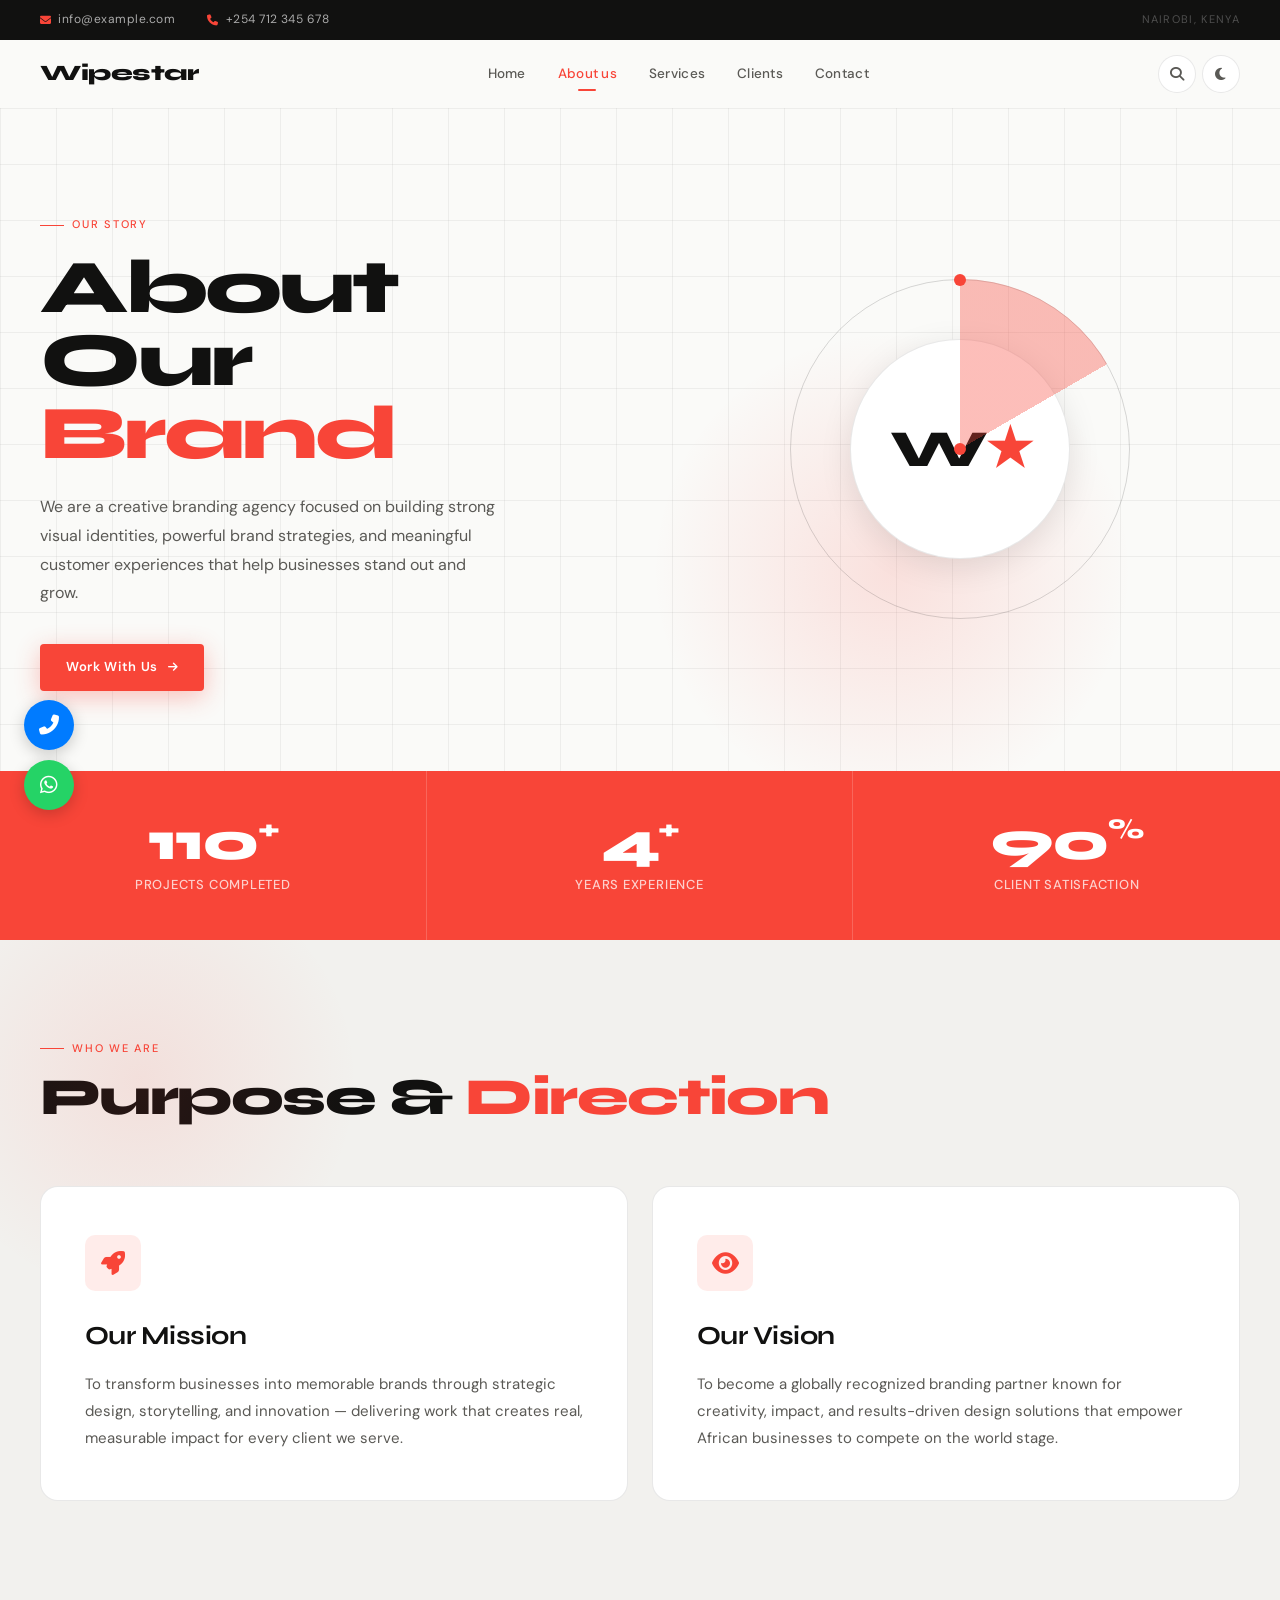
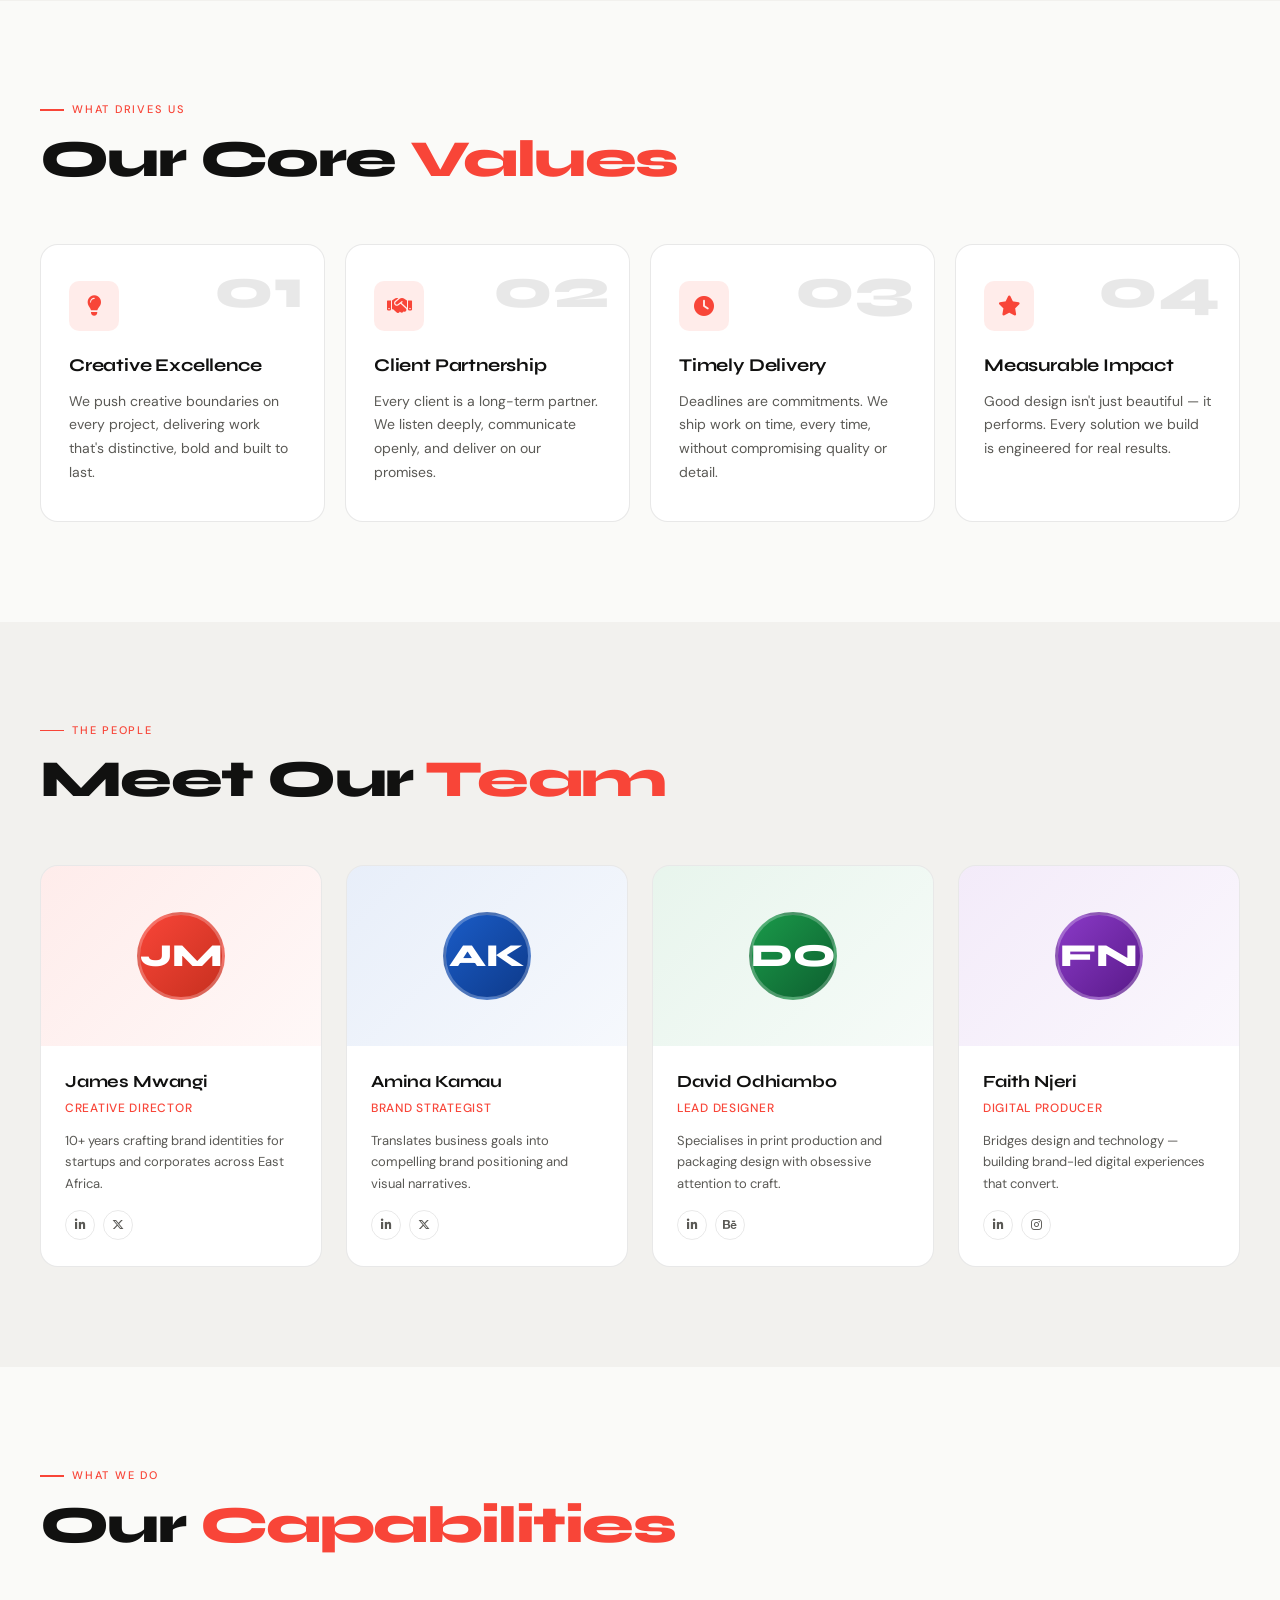
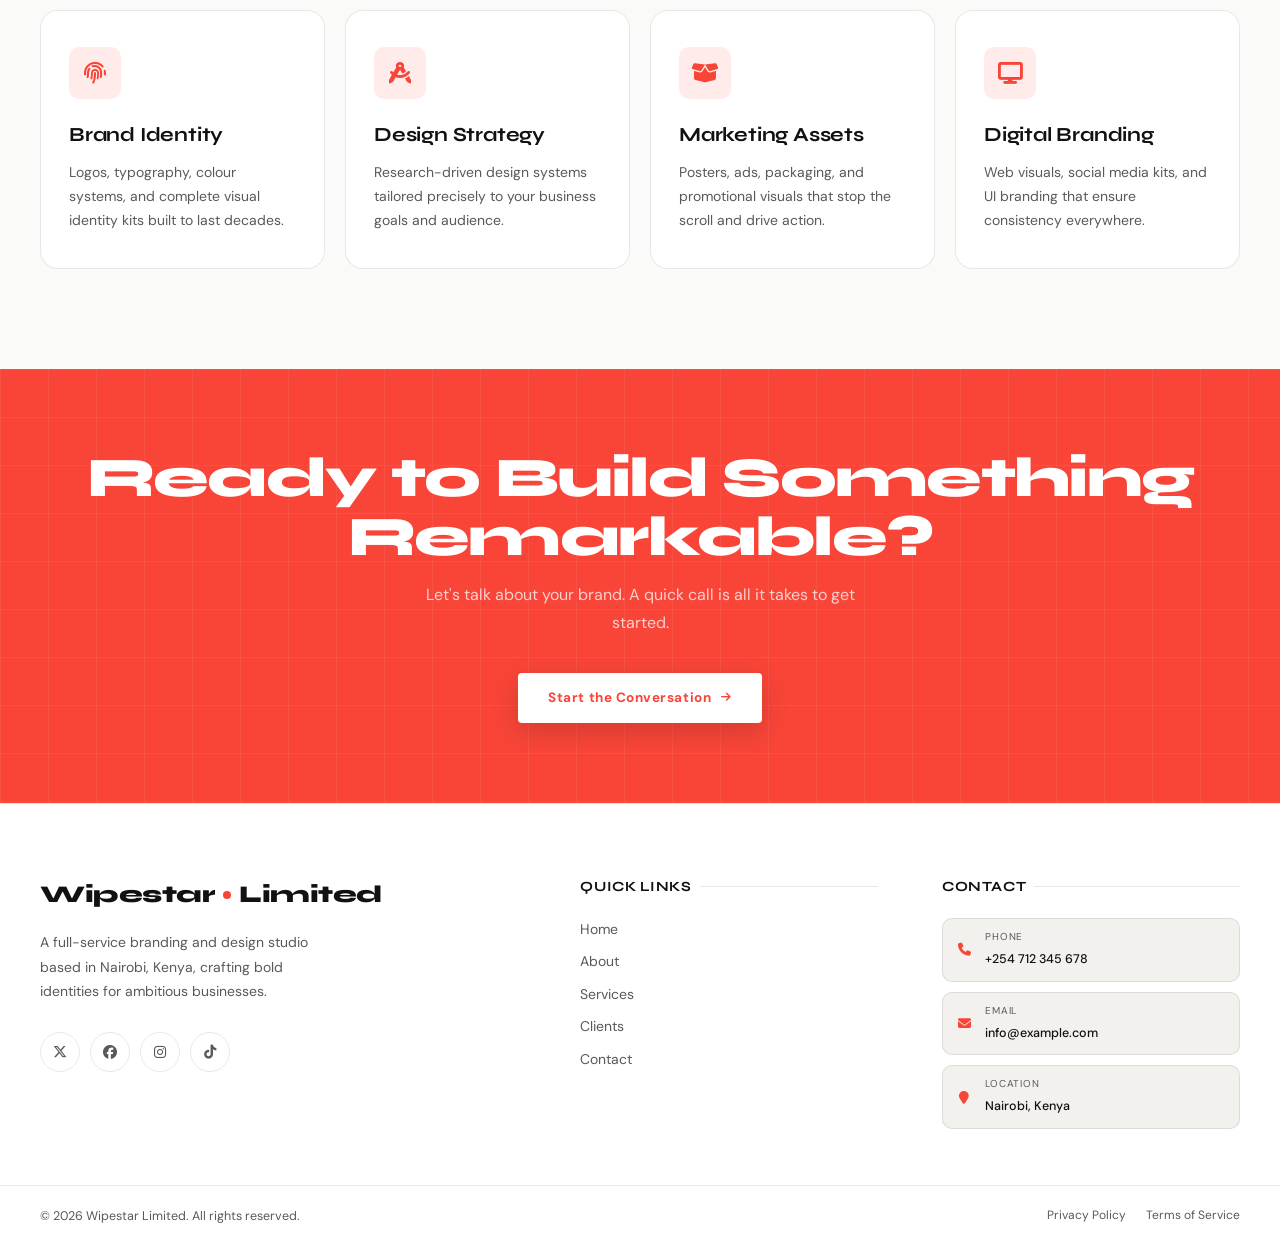
<file: about.html>
<!DOCTYPE html><html lang="en" data-theme="light"><head><meta charset="UTF-8"/><meta name="viewport" content="width=device-width, initial-scale=1.0"/><title>Wipestar Limited | About Us</title><link rel="preconnect" href="https://fonts.googleapis.com"/><link href="https://fonts.googleapis.com/css2?family=Syne:wght@400;600;700;800&family=DM+Sans:ital,wght@0,300;0,400;0,500;1,300&display=swap" rel="stylesheet"/><link rel="stylesheet" href="https://cdnjs.cloudflare.com/ajax/libs/font-awesome/6.4.0/css/all.min.css" crossorigin="anonymous"/><style>:root{--accent:#f84538;--accent-dim:rgba(248,69,56,.10);--accent-dark:#c7301f;--radius-sm:4px;--radius:10px;--radius-lg:18px;--ease:cubic-bezier(.25,.46,.45,.94);--ease-spring:cubic-bezier(.34,1.56,.64,1);--nav-h:68px;--topbar-h:40px;--font-display:'Syne',sans-serif;--font-body:'DM Sans',sans-serif}[data-theme="light"]{--bg:#fafaf8;--bg-alt:#f2f1ee;--surface:#ffffff;--surface-2:#f5f4f1;--text:#111110;--text-2:#5a5955;--border:rgba(0,0,0,.09);--border-strong:rgba(0,0,0,.15);--shadow-sm:0 2px 8px rgba(0,0,0,.06);--shadow:0 8px 32px rgba(0,0,0,.10);--shadow-lg:0 20px 56px rgba(0,0,0,.13);--nav-bg:rgba(250,250,248,0);--nav-scroll:rgba(250,250,248,.95);--topbar-bg:#111110;--topbar-text:#aaa}[data-theme="dark"]{--bg:#0e0e0d;--bg-alt:#161614;--surface:#1a1a18;--surface-2:#222220;--text:#f0efe9;--text-2:#8a8982;--border:rgba(255,255,255,.07);--border-strong:rgba(255,255,255,.13);--shadow-sm:0 2px 8px rgba(0,0,0,.3);--shadow:0 8px 32px rgba(0,0,0,.4);--shadow-lg:0 20px 56px rgba(0,0,0,.5);--nav-bg:rgba(14,14,13,0);--nav-scroll:rgba(14,14,13,.95);--topbar-bg:#070706;--topbar-text:#555}*,*::before,*::after{box-sizing:border-box;margin:0;padding:0}html{scroll-behavior:smooth}body{font-family:var(--font-body);background:var(--bg);color:var(--text);line-height:1.6;overflow-x:hidden;transition:background .35s,color .35s}a{color:inherit;text-decoration:none}ul{list-style:none}img{display:block;width:100%}button{font-family:var(--font-body)}.top-bar{background:var(--topbar-bg);color:var(--topbar-text);height:var(--topbar-h);display:flex;align-items:center;position:sticky;top:0;z-index:1000}.top-bar-inner{max-width:1280px;margin:auto;padding:0 40px;display:flex;justify-content:space-between;align-items:center;width:100%}.top-bar-contacts{display:flex;gap:32px}.top-bar-item{display:flex;align-items:center;gap:7px;font-size:12px;letter-spacing:.04em;transition:color .2s}.top-bar-item:hover{color:var(--accent)}.top-bar-item i{color:var(--accent);font-size:11px}.top-bar-tagline{font-size:11px;letter-spacing:.12em;text-transform:uppercase;opacity:.4}.site-nav{position:sticky;top:var(--topbar-h);left:0;right:0;z-index:900;height:var(--nav-h);background:var(--nav-bg);transition:background .4s var(--ease),backdrop-filter .4s,box-shadow .4s}.site-nav.scrolled{background:var(--nav-scroll);backdrop-filter:blur(20px) saturate(1.5);-webkit-backdrop-filter:blur(20px) saturate(1.5);box-shadow:0 1px 0 var(--border),var(--shadow-sm)}.nav-inner{max-width:1280px;margin:auto;height:100%;display:flex;align-items:center;justify-content:space-between;padding:0 40px}.nav-brand a{font-family:var(--font-display);font-size:22px;font-weight:800;letter-spacing:-.02em;color:var(--text);display:flex;align-items:center;gap:8px;transition:color .2s}.nav-brand a:hover{color:var(--accent)}.brand-dot{width:8px;height:8px;border-radius:50%;background:var(--accent);display:inline-block;animation:pulse-dot 2.4s ease-in-out infinite}@keyframes pulse-dot{0%,100%{transform:scale(1);opacity:1}50%{transform:scale(1.5);opacity:.5}}.nav-links{display:flex;align-items:center;gap:4px}.nav-links li a{font-size:13.5px;font-weight:500;letter-spacing:.02em;color:var(--text-2);padding:6px 14px;border-radius:var(--radius-sm);position:relative;transition:color .2s,background .2s;display:block}.nav-links li a:hover{color:var(--text);background:var(--accent-dim)}.nav-links li a.active{color:var(--accent)}.nav-links li a.active::after{content:'';position:absolute;bottom:0;left:50%;transform:translateX(-50%);width:18px;height:2px;border-radius:2px;background:var(--accent)}.nav-actions{display:flex;align-items:center;gap:6px}.icon-btn{width:38px;height:38px;border-radius:50%;border:1px solid var(--border);background:var(--surface);display:flex;align-items:center;justify-content:center;cursor:pointer;color:var(--text-2);font-size:14px;transition:border-color .2s,color .2s,transform .2s,background .2s}.icon-btn:hover{border-color:var(--accent);color:var(--accent);transform:scale(1.07)}.hamburger{display:none;flex-direction:column;justify-content:center;gap:5px;width:38px;height:38px;cursor:pointer;background:none;border:none;padding:4px}.hamburger span{display:block;height:2px;border-radius:2px;background:var(--text);transition:transform .3s,opacity .3s,width .3s}.hamburger span:nth-child(1){width:22px}.hamburger span:nth-child(2){width:16px}.hamburger span:nth-child(3){width:22px}.hamburger.open span:nth-child(1){transform:translateY(7px) rotate(45deg);width:22px}.hamburger.open span:nth-child(2){opacity:0;width:0}.hamburger.open span:nth-child(3){transform:translateY(-7px) rotate(-45deg);width:22px}.mobile-drawer{display:none;position:fixed;top:calc(var(--topbar-h)+var(--nav-h));left:0;right:0;background:var(--nav-scroll);backdrop-filter:blur(20px);border-bottom:1px solid var(--border);padding:16px 24px 28px;z-index:850;transform:translateY(-12px);opacity:0;transition:transform .35s var(--ease),opacity .35s;pointer-events:none;max-height:calc(100vh - var(--topbar-h) - var(--nav-h));overflow-y:auto}.mobile-drawer.open{transform:none;opacity:1;pointer-events:all}.mobile-drawer a{display:flex;align-items:center;justify-content:space-between;padding:14px 0;border-bottom:1px solid var(--border);font-size:15px;font-weight:500;color:var(--text-2);transition:color .2s,padding-left .25s}.mobile-drawer a::after{content:'→';color:var(--accent);opacity:0;transition:opacity .2s}.mobile-drawer a:hover{color:var(--accent);padding-left:6px}.mobile-drawer a:hover::after{opacity:1}.mobile-drawer a:last-child{border-bottom:none}.drawer-actions{display:flex;gap:10px;margin-top:16px}.drawer-actions .icon-btn{flex:1;border-radius:var(--radius-sm);width:auto;font-size:13px;gap:6px}.about-hero{position:relative;overflow:hidden;padding:100px 40px 80px;background:var(--bg);display:flex;align-items:center;min-height:420px}.about-hero::before{content:'';position:absolute;inset:0;background-image:linear-gradient(var(--border) 1px,transparent 1px),linear-gradient(90deg,var(--border) 1px,transparent 1px);background-size:56px 56px;opacity:.55;pointer-events:none}.about-hero::after{content:'';position:absolute;bottom:-60px;right:10%;width:520px;height:520px;border-radius:50%;background:radial-gradient(circle,rgba(248,69,56,.14),transparent 65%);pointer-events:none}.hero-inner{max-width:1280px;margin:auto;width:100%;display:grid;grid-template-columns:1fr 1fr;gap:80px;align-items:center;position:relative;z-index:2}.hero-eyebrow{display:inline-flex;align-items:center;gap:8px;font-size:11px;letter-spacing:.16em;text-transform:uppercase;color:var(--accent);font-weight:500;margin-bottom:18px}.hero-eyebrow::before{content:'';display:block;width:24px;height:1.5px;background:var(--accent)}.hero-title{font-family:var(--font-display);font-size:clamp(44px,6vw,76px);font-weight:800;line-height:.96;letter-spacing:-.04em;color:var(--text);margin-bottom:22px}.hero-title .accent{color:var(--accent)}.hero-desc{font-size:16px;color:var(--text-2);line-height:1.8;max-width:460px;margin-bottom:36px}.hero-cta{display:inline-flex;align-items:center;gap:10px;padding:13px 26px;background:var(--accent);color:#fff;border-radius:var(--radius-sm);font-size:13px;font-weight:600;letter-spacing:.05em;box-shadow:0 6px 24px rgba(248,69,56,.32);transition:transform .25s var(--ease),box-shadow .25s}.hero-cta:hover{transform:translateY(-3px);box-shadow:0 12px 36px rgba(248,69,56,.42)}.hero-cta i{font-size:11px;transition:transform .25s}.hero-cta:hover i{transform:translateX(4px)}.hero-visual{position:relative;display:flex;align-items:center;justify-content:center}.hero-ring{width:340px;height:340px;border-radius:50%;border:1px solid var(--border-strong);position:relative;display:flex;align-items:center;justify-content:center;animation:slow-spin 18s linear infinite}.hero-ring::before{content:'';position:absolute;inset:-1px;border-radius:50%;background:conic-gradient(var(--accent) 0deg 60deg,transparent 60deg 360deg);opacity:.35;animation:slow-spin 8s linear infinite reverse}@keyframes slow-spin{to{transform:rotate(360deg)}}.ring-inner{width:220px;height:220px;border-radius:50%;border:1px solid var(--border);display:flex;align-items:center;justify-content:center;background:var(--surface);animation:slow-spin 18s linear infinite reverse;box-shadow:var(--shadow)}.ring-core{font-family:var(--font-display);font-size:52px;font-weight:800;color:var(--text);letter-spacing:-.04em;animation:slow-spin 18s linear infinite}.ring-core span{color:var(--accent)}.orbit-dot{position:absolute;width:12px;height:12px;border-radius:50%;background:var(--accent)}.orbit-dot:nth-child(2){top:-6px;left:50%;transform:translateX(-50%)}.orbit-dot:nth-child(3){bottom:-6px;left:50%;transform:translateX(-50%);background:var(--border-strong);width:8px;height:8px}.stats-strip{background:var(--accent);padding:0;overflow:hidden}.stats-inner{max-width:1280px;margin:auto;display:grid;grid-template-columns:repeat(3,1fr)}.stat-item{padding:44px 40px;display:flex;flex-direction:column;align-items:center;justify-content:center;text-align:center;position:relative;border-right:1px solid rgba(255,255,255,.18);transition:background .3s;cursor:default}.stat-item:last-child{border-right:none}.stat-item:hover{background:rgba(0,0,0,.1)}.stat-num{font-family:var(--font-display);font-size:54px;font-weight:800;line-height:1;color:#fff;letter-spacing:-.04em;margin-bottom:6px}.stat-num sup{font-size:28px;vertical-align:top;margin-top:8px}.stat-label{font-size:13px;color:rgba(255,255,255,.75);letter-spacing:.06em;text-transform:uppercase;font-weight:500}.mv-section{padding:100px 40px;background:var(--bg-alt);position:relative;overflow:hidden}.mv-section::before{content:'';position:absolute;top:-80px;left:-80px;width:440px;height:440px;border-radius:50%;background:radial-gradient(circle,var(--accent-dim),transparent 70%);pointer-events:none}.section-header{max-width:1280px;margin:0 auto 60px}.section-eyebrow{font-size:11px;letter-spacing:.16em;text-transform:uppercase;color:var(--accent);font-weight:500;display:flex;align-items:center;gap:8px;margin-bottom:12px}.section-eyebrow::before{content:'';display:block;width:24px;height:1.5px;background:var(--accent)}.section-title{font-family:var(--font-display);font-size:clamp(32px,4.5vw,52px);font-weight:800;letter-spacing:-.03em;line-height:1.1;color:var(--text);margin-bottom:0}.section-title .accent{color:var(--accent)}.mv-grid{max-width:1280px;margin:auto;display:grid;grid-template-columns:1fr 1fr;gap:24px}.mv-card{background:var(--surface);border:1px solid var(--border);border-radius:var(--radius-lg);padding:48px 44px;position:relative;overflow:hidden;transition:border-color .35s,transform .35s var(--ease),box-shadow .35s}.mv-card::after{content:'';position:absolute;bottom:0;left:0;right:0;height:3px;background:var(--accent);transform:scaleX(0);transform-origin:left;transition:transform .5s var(--ease)}.mv-card:hover{border-color:transparent;transform:translateY(-5px);box-shadow:var(--shadow-lg)}.mv-card:hover::after{transform:scaleX(1)}.mv-card-icon{width:56px;height:56px;border-radius:var(--radius);background:var(--accent-dim);color:var(--accent);font-size:24px;display:flex;align-items:center;justify-content:center;margin-bottom:24px;transition:background .3s,transform .35s var(--ease-spring)}.mv-card:hover .mv-card-icon{background:var(--accent);color:#fff;transform:scale(1.08) rotate(-4deg)}.mv-card h2{font-family:var(--font-display);font-size:26px;font-weight:700;letter-spacing:-.02em;margin-bottom:14px;color:var(--text)}.mv-card p{font-size:15px;color:var(--text-2);line-height:1.8}.values-section{padding:100px 40px;background:var(--bg)}.values-grid{max-width:1280px;margin:0 auto;display:grid;grid-template-columns:repeat(4,1fr);gap:20px;margin-top:56px}.value-card{background:var(--surface);border:1px solid var(--border);border-radius:var(--radius-lg);padding:36px 28px;transition:border-color .3s,transform .35s var(--ease),box-shadow .35s;cursor:default;position:relative;overflow:hidden}.value-card::before{content:attr(data-num);position:absolute;top:16px;right:20px;font-family:var(--font-display);font-size:56px;font-weight:800;color:var(--border);line-height:1;pointer-events:none;transition:color .3s}.value-card:hover{border-color:transparent;transform:translateY(-6px);box-shadow:var(--shadow-lg)}.value-card:hover::before{color:var(--accent-dim)}.value-icon{width:50px;height:50px;border-radius:var(--radius);background:var(--accent-dim);color:var(--accent);font-size:20px;display:flex;align-items:center;justify-content:center;margin-bottom:20px;transition:background .3s,transform .35s var(--ease-spring)}.value-card:hover .value-icon{background:var(--accent);color:#fff;transform:scale(1.1) rotate(-4deg)}.value-card h4{font-family:var(--font-display);font-size:18px;font-weight:700;letter-spacing:-.01em;margin-bottom:10px;color:var(--text)}.value-card p{font-size:14px;color:var(--text-2);line-height:1.7}.team-section{padding:100px 40px;background:var(--bg-alt)}.team-grid{max-width:1280px;margin:0 auto;display:grid;grid-template-columns:repeat(4,1fr);gap:24px;margin-top:56px}.team-card{background:var(--surface);border:1px solid var(--border);border-radius:var(--radius-lg);overflow:hidden;transition:border-color .35s,transform .35s var(--ease),box-shadow .35s}.team-card:hover{border-color:transparent;transform:translateY(-6px);box-shadow:var(--shadow-lg)}.team-avatar{height:180px;position:relative;display:flex;align-items:center;justify-content:center;overflow:hidden}.team-avatar-inner{width:88px;height:88px;border-radius:50%;display:flex;align-items:center;justify-content:center;font-family:var(--font-display);font-size:32px;font-weight:800;color:#fff;z-index:1;position:relative;border:3px solid rgba(255,255,255,.25)}.av-1{background:linear-gradient(135deg,#f84538,#c7301f)}.av-2{background:linear-gradient(135deg,#1a5cc7,#0e3a8a)}.av-3{background:linear-gradient(135deg,#1a9a4a,#0e6030)}.av-4{background:linear-gradient(135deg,#8a3ac7,#5a1a8a)}.bg-1{background:linear-gradient(135deg,rgba(248,69,56,.1),rgba(248,69,56,.04))}.bg-2{background:linear-gradient(135deg,rgba(26,92,199,.1),rgba(26,92,199,.04))}.bg-3{background:linear-gradient(135deg,rgba(26,154,74,.1),rgba(26,154,74,.04))}.bg-4{background:linear-gradient(135deg,rgba(138,58,199,.1),rgba(138,58,199,.04))}.team-info{padding:22px 24px 26px}.team-name{font-family:var(--font-display);font-size:17px;font-weight:700;letter-spacing:-.01em;margin-bottom:4px;color:var(--text)}.team-role{font-size:12px;color:var(--accent);letter-spacing:.06em;text-transform:uppercase;font-weight:500;margin-bottom:12px}.team-bio{font-size:13px;color:var(--text-2);line-height:1.65;margin-bottom:16px}.team-socials{display:flex;gap:8px}.team-socials a{width:30px;height:30px;border-radius:50%;border:1px solid var(--border);display:flex;align-items:center;justify-content:center;color:var(--text-2);font-size:12px;transition:border-color .25s,color .25s,background .25s,transform .25s}.team-socials a:hover{background:var(--accent);border-color:var(--accent);color:#fff;transform:scale(1.1)}.services-section{padding:100px 40px;background:var(--bg)}.services-grid{max-width:1280px;margin:0 auto;display:grid;grid-template-columns:repeat(4,1fr);gap:20px;margin-top:56px}.service-card{background:var(--surface);border:1px solid var(--border);border-radius:var(--radius-lg);padding:36px 28px;transition:border-color .3s,transform .35s var(--ease),box-shadow .35s;cursor:default;position:relative;overflow:hidden}.service-card::after{content:'';position:absolute;bottom:0;left:0;right:0;height:2px;background:var(--accent);transform:scaleX(0);transform-origin:left;transition:transform .45s var(--ease)}.service-card:hover{border-color:transparent;transform:translateY(-5px);box-shadow:var(--shadow-lg)}.service-card:hover::after{transform:scaleX(1)}.sc-icon{width:52px;height:52px;border-radius:var(--radius);background:var(--accent-dim);color:var(--accent);font-size:22px;display:flex;align-items:center;justify-content:center;margin-bottom:20px;transition:background .3s,transform .35s var(--ease-spring)}.service-card:hover .sc-icon{background:var(--accent);color:#fff;transform:scale(1.08) rotate(-4deg)}.service-card h3{font-family:var(--font-display);font-size:20px;font-weight:700;letter-spacing:-.01em;margin-bottom:10px;color:var(--text)}.service-card p{font-size:14px;color:var(--text-2);line-height:1.7}.cta-banner{background:var(--accent);padding:80px 40px;text-align:center;position:relative;overflow:hidden}.cta-banner::before{content:'';position:absolute;inset:0;background-image:linear-gradient(rgba(255,255,255,.06) 1px,transparent 1px),linear-gradient(90deg,rgba(255,255,255,.06) 1px,transparent 1px);background-size:48px 48px;pointer-events:none}.cta-banner h2{font-family:var(--font-display);font-size:clamp(32px,5vw,56px);font-weight:800;letter-spacing:-.03em;color:#fff;margin-bottom:14px;line-height:1.05;position:relative;z-index:1}.cta-banner p{font-size:16px;color:rgba(255,255,255,.75);max-width:480px;margin:0 auto 36px;line-height:1.75;position:relative;z-index:1}.cta-banner-btn{display:inline-flex;align-items:center;gap:10px;padding:14px 30px;background:#fff;color:var(--accent);border-radius:var(--radius-sm);font-size:13.5px;font-weight:700;letter-spacing:.04em;box-shadow:0 8px 28px rgba(0,0,0,.15);transition:transform .25s var(--ease),box-shadow .25s;position:relative;z-index:1}.cta-banner-btn:hover{transform:translateY(-3px);box-shadow:0 14px 40px rgba(0,0,0,.2)}.cta-banner-btn i{font-size:11px;transition:transform .25s}.cta-banner-btn:hover i{transform:translateX(4px)}.site-footer{background:var(--surface);border-top:1px solid var(--border);position:relative;overflow:hidden}.footer-top{max-width:1280px;margin:auto;padding:72px 40px 56px;display:grid;grid-template-columns:1.6fr 1fr 1fr;gap:64px}.footer-logo{font-family:var(--font-display);font-size:24px;font-weight:800;letter-spacing:-.02em;color:var(--text);display:flex;align-items:center;gap:8px;margin-bottom:16px}.footer-brand-col p{font-size:14px;color:var(--text-2);line-height:1.75;max-width:280px;margin-bottom:28px}.footer-socials{display:flex;gap:10px}.footer-socials a{width:40px;height:40px;border-radius:50%;border:1px solid var(--border);display:flex;align-items:center;justify-content:center;color:var(--text-2);font-size:14px;transition:border-color .25s,color .25s,background .25s,transform .25s}.footer-socials a:hover{background:var(--accent);border-color:var(--accent);color:#fff;transform:translateY(-2px)}.footer-col h4{font-family:var(--font-display);font-size:14px;font-weight:700;letter-spacing:.04em;text-transform:uppercase;color:var(--text);margin-bottom:20px;display:flex;align-items:center;gap:8px}.footer-col h4::after{content:'';flex:1;height:1px;background:var(--border)}.footer-col ul li{margin-bottom:10px}.footer-col ul li a{font-size:14px;color:var(--text-2);transition:color .2s,padding-left .2s;display:block}.footer-col ul li a:hover{color:var(--accent);padding-left:4px}.footer-contact-items{display:flex;flex-direction:column;gap:10px}.f-contact-item{display:flex;align-items:center;gap:12px;padding:10px 12px;border:1px solid var(--border);border-radius:var(--radius);background:var(--bg-alt);transition:border-color .25s,background .25s}.f-contact-item:hover{border-color:var(--accent);background:var(--accent-dim)}.f-contact-item i{color:var(--accent);font-size:13px;width:18px;text-align:center;flex-shrink:0}.fc-label{font-size:10px;letter-spacing:.08em;text-transform:uppercase;color:var(--text-2);display:block}.fc-value{font-size:12.5px;font-weight:500;color:var(--text)}.footer-bottom{border-top:1px solid var(--border);padding:20px 40px;max-width:1280px;margin:auto;display:flex;align-items:center;justify-content:space-between;flex-wrap:wrap;gap:12px}.footer-bottom p{font-size:12.5px;color:var(--text-2)}.footer-legal{display:flex;gap:20px}.footer-legal a{font-size:12px;color:var(--text-2);transition:color .2s}.footer-legal a:hover{color:var(--accent)}#scrollTopBtn{position:fixed;bottom:32px;right:28px;width:46px;height:46px;background:var(--text);color:var(--bg);border:none;border-radius:50%;font-size:16px;cursor:pointer;display:none;align-items:center;justify-content:center;box-shadow:var(--shadow);z-index:999;transition:background .25s,transform .25s}#scrollTopBtn:hover{background:var(--accent);transform:translateY(-3px)}.floating-contact{position:fixed;bottom:90px;left:24px;display:flex;flex-direction:column;gap:10px;z-index:999}.contact-btn{width:50px;height:50px;border-radius:50%;display:flex;align-items:center;justify-content:center;color:#fff;font-size:20px;box-shadow:0 4px 16px rgba(0,0,0,.2);transition:transform .25s var(--ease-spring),box-shadow .25s}.contact-btn:hover{transform:scale(1.12);box-shadow:0 8px 24px rgba(0,0,0,.3)}.call-btn{background:#007bff}.whatsapp-btn{background:#25D366}.reveal{opacity:0;transform:translateY(28px);transition:opacity .7s var(--ease),transform .7s var(--ease)}.reveal.left{transform:translateX(-28px)}.reveal.right{transform:translateX(28px)}.reveal.up{transform:translateY(28px)}.reveal.visible{opacity:1;transform:none}@media (max-width:1100px){.values-grid,.services-grid,.team-grid{grid-template-columns:repeat(2,1fr)}.footer-top{grid-template-columns:1fr 1fr;gap:40px}}@media (max-width:900px){.nav-links{display:none}.hamburger{display:flex}.mobile-drawer{display:block}.hero-inner{grid-template-columns:1fr;gap:40px}.hero-visual{display:none}.mv-grid{grid-template-columns:1fr}.stats-inner{grid-template-columns:1fr}.stat-item{border-right:none;border-bottom:1px solid rgba(255,255,255,.18);padding:32px 24px}.stat-item:last-child{border-bottom:none}.about-hero,.mv-section,.values-section,.team-section,.services-section{padding:72px 24px}.cta-banner{padding:64px 24px}.footer-top{grid-template-columns:1fr;padding:56px 24px 40px}.footer-bottom{padding:16px 24px}.nav-inner{padding:0 20px}.top-bar-inner{padding:0 20px}.top-bar-tagline{display:none}}@media (max-width:600px){.values-grid,.services-grid,.team-grid{grid-template-columns:1fr}.footer-legal{flex-wrap:wrap;gap:10px}}</style></head><body><div class="top-bar"><div class="top-bar-inner"><div class="top-bar-contacts"><a class="top-bar-item" href="mailto:info@example.com"><i class="fa fa-envelope"></i> info@example.com</a><a class="top-bar-item" href="tel:+254712345678"><i class="fa fa-phone"></i> +254 712 345 678</a></div><span class="top-bar-tagline">Nairobi, Kenya</span></div></div><nav class="site-nav" id="siteNav"><div class="nav-inner"><div class="nav-brand"><a href="/">Wipestar </a></div><ul class="nav-links"><li><a href="index.html">Home</a></li><li><a href="about.html" class="active">About us</a></li><li><a href="services.html">Services</a></li><li><a href="clients.html">Clients</a></li><li><a href="contact.html">Contact</a></li></ul><div class="nav-actions"><button class="icon-btn" id="searchBtn" aria-label="Search"><i class="fas fa-search"></i></button><button class="icon-btn" id="themeBtn" aria-label="Toggle theme"><i class="fas fa-moon" id="themeIcon"></i></button><button class="hamburger" id="hamburger" aria-label="Menu"><span></span><span></span><span></span></button></div></div></nav><div class="mobile-drawer" id="mobileDrawer"><a href="index.html">Home</a><a href="about.html">About us</a><a href="services.html">Services</a><a href="clients.html">Clients</a><a href="contact.html">Contact</a><div class="drawer-actions"><button class="icon-btn" id="drawerThemeBtn"><i class="fas fa-moon" id="drawerThemeIcon"></i> Theme</button></div></div><section class="about-hero"><div class="hero-inner"><div><p class="hero-eyebrow reveal">Our Story</p><h1 class="hero-title reveal left">About Our<br/><span class="accent">Brand</span></h1><p class="hero-desc reveal">We are a creative branding agency focused on building strong visual identities, powerful brand strategies, and meaningful customer experiences that help businesses stand out and grow.</p><a href="contact.html" class="hero-cta reveal">Work With Us <i class="fa-solid fa-arrow-right"></i></a></div><div class="hero-visual reveal right"><div class="hero-ring"><div class="orbit-dot"></div><div class="orbit-dot"></div><div class="ring-inner"><div class="ring-core">W<span>★</span></div></div></div></div></div></section><div class="stats-strip"><div class="stats-inner"><div class="stat-item reveal"><div class="stat-num">120<sup>+</sup></div><div class="stat-label">Projects Completed</div></div><div class="stat-item reveal"><div class="stat-num">5<sup>+</sup></div><div class="stat-label">Years Experience</div></div><div class="stat-item reveal"><div class="stat-num">98<sup>%</sup></div><div class="stat-label">Client Satisfaction</div></div></div></div><section class="mv-section"><div class="section-header"><p class="section-eyebrow reveal">Who We Are</p><h2 class="section-title reveal">Purpose &amp; <span class="accent">Direction</span></h2></div><div class="mv-grid"><div class="mv-card reveal left"><div class="mv-card-icon"><i class="fas fa-rocket"></i></div><h2>Our Mission</h2><p>To transform businesses into memorable brands through strategic design, storytelling, and innovation — delivering work that creates real, measurable impact for every client we serve.</p></div><div class="mv-card reveal right"><div class="mv-card-icon"><i class="fas fa-eye"></i></div><h2>Our Vision</h2><p>To become a globally recognized branding partner known for creativity, impact, and results-driven design solutions that empower African businesses to compete on the world stage.</p></div></div></section><section class="values-section"><div style="max-width:1280px; margin:auto;"><p class="section-eyebrow reveal">What Drives Us</p><h2 class="section-title reveal">Our Core <span class="accent">Values</span></h2></div><div class="values-grid"><div class="value-card reveal" data-num="01"><div class="value-icon"><i class="fas fa-lightbulb"></i></div><h4>Creative Excellence</h4><p>We push creative boundaries on every project, delivering work that's distinctive, bold and built to last.</p></div><div class="value-card reveal" data-num="02"><div class="value-icon"><i class="fas fa-handshake"></i></div><h4>Client Partnership</h4><p>Every client is a long-term partner. We listen deeply, communicate openly, and deliver on our promises.</p></div><div class="value-card reveal" data-num="03"><div class="value-icon"><i class="fas fa-clock"></i></div><h4>Timely Delivery</h4><p>Deadlines are commitments. We ship work on time, every time, without compromising quality or detail.</p></div><div class="value-card reveal" data-num="04"><div class="value-icon"><i class="fas fa-star"></i></div><h4>Measurable Impact</h4><p>Good design isn't just beautiful — it performs. Every solution we build is engineered for real results.</p></div></div></section><section class="team-section"><div style="max-width:1280px; margin:auto;"><p class="section-eyebrow reveal">The People</p><h2 class="section-title reveal">Meet Our <span class="accent">Team</span></h2></div><div class="team-grid"><div class="team-card reveal"><div class="team-avatar bg-1"><div class="team-avatar-inner av-1">JM</div></div><div class="team-info"><div class="team-name">James Mwangi</div><div class="team-role">Creative Director</div><p class="team-bio">10+ years crafting brand identities for startups and corporates across East Africa.</p><div class="team-socials"><a href="#" aria-label="LinkedIn"><i class="fab fa-linkedin-in"></i></a><a href="#" aria-label="Twitter"><i class="fab fa-x-twitter"></i></a></div></div></div><div class="team-card reveal"><div class="team-avatar bg-2"><div class="team-avatar-inner av-2">AK</div></div><div class="team-info"><div class="team-name">Amina Kamau</div><div class="team-role">Brand Strategist</div><p class="team-bio">Translates business goals into compelling brand positioning and visual narratives.</p><div class="team-socials"><a href="#" aria-label="LinkedIn"><i class="fab fa-linkedin-in"></i></a><a href="#" aria-label="Twitter"><i class="fab fa-x-twitter"></i></a></div></div></div><div class="team-card reveal"><div class="team-avatar bg-3"><div class="team-avatar-inner av-3">DO</div></div><div class="team-info"><div class="team-name">David Odhiambo</div><div class="team-role">Lead Designer</div><p class="team-bio">Specialises in print production and packaging design with obsessive attention to craft.</p><div class="team-socials"><a href="#" aria-label="LinkedIn"><i class="fab fa-linkedin-in"></i></a><a href="#" aria-label="Behance"><i class="fab fa-behance"></i></a></div></div></div><div class="team-card reveal"><div class="team-avatar bg-4"><div class="team-avatar-inner av-4">FN</div></div><div class="team-info"><div class="team-name">Faith Njeri</div><div class="team-role">Digital Producer</div><p class="team-bio">Bridges design and technology — building brand-led digital experiences that convert.</p><div class="team-socials"><a href="#" aria-label="LinkedIn"><i class="fab fa-linkedin-in"></i></a><a href="#" aria-label="Instagram"><i class="fab fa-instagram"></i></a></div></div></div></div></section><section class="services-section"><div style="max-width:1280px; margin:auto;"><p class="section-eyebrow reveal">What We Do</p><h2 class="section-title reveal">Our <span class="accent">Capabilities</span></h2></div><div class="services-grid"><div class="service-card reveal"><div class="sc-icon"><i class="fas fa-fingerprint"></i></div><h3>Brand Identity</h3><p>Logos, typography, colour systems, and complete visual identity kits built to last decades.</p></div><div class="service-card reveal"><div class="sc-icon"><i class="fas fa-compass-drafting"></i></div><h3>Design Strategy</h3><p>Research-driven design systems tailored precisely to your business goals and audience.</p></div><div class="service-card reveal"><div class="sc-icon"><i class="fas fa-box-open"></i></div><h3>Marketing Assets</h3><p>Posters, ads, packaging, and promotional visuals that stop the scroll and drive action.</p></div><div class="service-card reveal"><div class="sc-icon"><i class="fas fa-display"></i></div><h3>Digital Branding</h3><p>Web visuals, social media kits, and UI branding that ensure consistency everywhere.</p></div></div></section><div class="cta-banner"><h2 class="reveal">Ready to Build Something<br/>Remarkable?</h2><p class="reveal">Let's talk about your brand. A quick call is all it takes to get started.</p><a href="contact.html" class="cta-banner-btn reveal">Start the Conversation <i class="fa-solid fa-arrow-right"></i></a></div><footer class="site-footer"><div class="footer-top"><div class="footer-brand-col"><div class="footer-logo">Wipestar <span class="brand-dot"></span> Limited</div><p>A full-service branding and design studio based in Nairobi, Kenya, crafting bold identities for ambitious businesses.</p><div class="footer-socials"><a href="#"><i class="fab fa-x-twitter"></i></a><a href="#"><i class="fab fa-facebook"></i></a><a href="#"><i class="fab fa-instagram"></i></a><a href="#"><i class="fab fa-tiktok"></i></a></div></div><div class="footer-col"><h4>Quick Links</h4><ul><li><a href="#">Home</a></li><li><a href="#">About</a></li><li><a href="#">Services</a></li><li><a href="#">Clients</a></li><li><a href="#">Contact</a></li></ul></div><div class="footer-col"><h4>Contact</h4><div class="footer-contact-items"><div class="f-contact-item"><i class="fa fa-phone"></i><div><span class="fc-label">Phone</span><span class="fc-value">+254 712 345 678</span></div></div><div class="f-contact-item"><i class="fa fa-envelope"></i><div><span class="fc-label">Email</span><span class="fc-value">info@example.com</span></div></div><div class="f-contact-item"><i class="fa fa-map-marker"></i><div><span class="fc-label">Location</span><span class="fc-value">Nairobi, Kenya</span></div></div></div></div></div><div class="footer-bottom"><p>© <span id="year"></span> Wipestar Limited. All rights reserved.</p><div class="footer-legal"><a href="#">Privacy Policy</a><a href="#">Terms of Service</a></div></div></footer><button id="scrollTopBtn" onclick="scrollToTop()" aria-label="Back to top"><i class="fas fa-arrow-up"></i></button><div class="floating-contact"><a href="tel:+254701648958" class="contact-btn call-btn" aria-label="Call"><i class="fas fa-phone-alt"></i></a><a href="https://wa.me/+254701648958" target="_blank" rel="noopener" class="contact-btn whatsapp-btn" aria-label="WhatsApp"><i class="fab fa-whatsapp"></i></a></div><script>(function(){var _0x1a2b="Y29uc3QgaHRtbCA9IGRvY3VtZW50LmRvY3VtZW50RWxlbWVudDtjb25zdCB0"+"aGVtZUJ0biA9IGRvY3VtZW50LmdldEVsZW1lbnRCeUlkKCd0aGVtZUJ0bicp"+"O2NvbnN0IHRoZW1lSWNvbiA9IGRvY3VtZW50LmdldEVsZW1lbnRCeUlkKCd0"+"aGVtZUljb24nKTtjb25zdCBkcmF3ZXJUaGVtZUJ0biA9IGRvY3VtZW50Lmdl"+"dEVsZW1lbnRCeUlkKCdkcmF3ZXJUaGVtZUJ0bicpO2NvbnN0IGRyYXdlclRo"+"ZW1lSWNvbiA9IGRvY3VtZW50LmdldEVsZW1lbnRCeUlkKCdkcmF3ZXJUaGVt"+"ZUljb24nKTtmdW5jdGlvbiBhcHBseVRoZW1lKHQpIHtodG1sLmRhdGFzZXQu"+"dGhlbWUgPSB0O2xvY2FsU3RvcmFnZS5zZXRJdGVtKCd3cy10aGVtZScsIHQp"+"O2NvbnN0IGRhcmsgPSB0ID09PSAnZGFyayc7dGhlbWVJY29uLmNsYXNzTmFt"+"ZSA9IGRhcmsgPyAnZmFzIGZhLXN1bicgOiAnZmFzIGZhLW1vb24nO2RyYXdl"+"clRoZW1lSWNvbi5jbGFzc05hbWUgPSBkYXJrID8gJ2ZhcyBmYS1zdW4nIDog"+"J2ZhcyBmYS1tb29uJzt9YXBwbHlUaGVtZShsb2NhbFN0b3JhZ2UuZ2V0SXRl"+"bSgnd3MtdGhlbWUnKSB8fCAnbGlnaHQnKTt0aGVtZUJ0bi5hZGRFdmVudExp"+"c3RlbmVyKCdjbGljaycsICgpID0+IGFwcGx5VGhlbWUoaHRtbC5kYXRhc2V0"+"LnRoZW1lID09PSAnZGFyaycgPyAnbGlnaHQnIDogJ2RhcmsnKSk7ZHJhd2Vy"+"VGhlbWVCdG4uYWRkRXZlbnRMaXN0ZW5lcignY2xpY2snLCAoKSA9PiBhcHBs"+"eVRoZW1lKGh0bWwuZGF0YXNldC50aGVtZSA9PT0gJ2RhcmsnID8gJ2xpZ2h0"+"JyA6ICdkYXJrJykpO2NvbnN0IHNpdGVOYXYgPSBkb2N1bWVudC5nZXRFbGVt"+"ZW50QnlJZCgnc2l0ZU5hdicpO2NvbnN0IHNjcm9sbEJ0biA9IGRvY3VtZW50"+"LmdldEVsZW1lbnRCeUlkKCdzY3JvbGxUb3BCdG4nKTt3aW5kb3cuYWRkRXZl"+"bnRMaXN0ZW5lcignc2Nyb2xsJywgKCkgPT4ge3NpdGVOYXYuY2xhc3NMaXN0"+"LnRvZ2dsZSgnc2Nyb2xsZWQnLCB3aW5kb3cuc2Nyb2xsWSA+IDEwKTtzY3Jv"+"bGxCdG4uc3R5bGUuZGlzcGxheSA9IHdpbmRvdy5zY3JvbGxZID4gMzAwID8g"+"J2ZsZXgnIDogJ25vbmUnO30sIHsgcGFzc2l2ZTogdHJ1ZSB9KTtjb25zdCBo"+"YW1idXJnZXIgPSBkb2N1bWVudC5nZXRFbGVtZW50QnlJZCgnaGFtYnVyZ2Vy"+"Jyk7Y29uc3QgbW9iaWxlRHJhd2VyID0gZG9jdW1lbnQuZ2V0RWxlbWVudEJ5"+"SWQoJ21vYmlsZURyYXdlcicpO2hhbWJ1cmdlci5hZGRFdmVudExpc3RlbmVy"+"KCdjbGljaycsICgpID0+IHtjb25zdCBvcGVuID0gaGFtYnVyZ2VyLmNsYXNz"+"TGlzdC50b2dnbGUoJ29wZW4nKTttb2JpbGVEcmF3ZXIuY2xhc3NMaXN0LnRv"+"Z2dsZSgnb3BlbicsIG9wZW4pO30pO2RvY3VtZW50LmFkZEV2ZW50TGlzdGVu"+"ZXIoJ2NsaWNrJywgZSA9PiB7aWYgKCFzaXRlTmF2LmNvbnRhaW5zKGUudGFy"+"Z2V0KSAmJiAhbW9iaWxlRHJhd2VyLmNvbnRhaW5zKGUudGFyZ2V0KSkge2hh"+"bWJ1cmdlci5jbGFzc0xpc3QucmVtb3ZlKCdvcGVuJyk7bW9iaWxlRHJhd2Vy"+"LmNsYXNzTGlzdC5yZW1vdmUoJ29wZW4nKTt9fSk7Y29uc3QgcmV2ZWFsT2Jz"+"ZXJ2ZXIgPSBuZXcgSW50ZXJzZWN0aW9uT2JzZXJ2ZXIoZW50cmllcyA9PiB7"+"ZW50cmllcy5mb3JFYWNoKGUgPT4ge2lmIChlLmlzSW50ZXJzZWN0aW5nKSB7"+"ZS50YXJnZXQuY2xhc3NMaXN0LmFkZCgndmlzaWJsZScpO3JldmVhbE9ic2Vy"+"dmVyLnVub2JzZXJ2ZShlLnRhcmdldCk7fX0pO30sIHsgdGhyZXNob2xkOiAw"+"LjEsIHJvb3RNYXJnaW46ICcwcHggMHB4IC00MHB4IDBweCcgfSk7ZG9jdW1l"+"bnQucXVlcnlTZWxlY3RvckFsbCgnLnJldmVhbCcpLmZvckVhY2goKGVsLCBp"+"KSA9PiB7ZWwuc3R5bGUudHJhbnNpdGlvbkRlbGF5ID0gKGkgJSA1KSAqIDAu"+"MDcgKyAncyc7cmV2ZWFsT2JzZXJ2ZXIub2JzZXJ2ZShlbCk7fSk7ZnVuY3Rp"+"b24gYW5pbWF0ZUNvdW50ZXIoZWwsIHRhcmdldCwgc3VmZml4KSB7bGV0IHN0"+"YXJ0ID0gMDtjb25zdCBkdXIgPSAxODAwO2NvbnN0IHN0ZXAgPSAxNjtjb25z"+"dCBpbmMgPSB0YXJnZXQgLyAoZHVyIC8gc3RlcCk7Y29uc3QgdGltZXIgPSBz"+"ZXRJbnRlcnZhbCgoKSA9PiB7c3RhcnQgPSBNYXRoLm1pbihzdGFydCArIGlu"+"YywgdGFyZ2V0KTtlbC5pbm5lckhUTUwgPSBNYXRoLmZsb29yKHN0YXJ0KSAr"+"IHN1ZmZpeDtpZiAoc3RhcnQgPj0gdGFyZ2V0KSBjbGVhckludGVydmFsKHRp"+"bWVyKTt9LCBzdGVwKTt9Y29uc3Qgc3RhdE51bXMgPSBkb2N1bWVudC5xdWVy"+"eVNlbGVjdG9yQWxsKCcuc3RhdC1udW0nKTtjb25zdCBjb3VudGVyT2JzZXJ2"+"ZXIgPSBuZXcgSW50ZXJzZWN0aW9uT2JzZXJ2ZXIoZW50cmllcyA9PiB7ZW50"+"cmllcy5mb3JFYWNoKGUgPT4ge2lmIChlLmlzSW50ZXJzZWN0aW5nKSB7Y29u"+"c3Qgc3VwID0gZS50YXJnZXQucXVlcnlTZWxlY3Rvcignc3VwJyk7Y29uc3Qg"+"c3VmID0gc3VwID8gc3VwLnRleHRDb250ZW50IDogJyc7Y29uc3QgcmF3ID0g"+"ZS50YXJnZXQudGV4dENvbnRlbnQucmVwbGFjZShzdWYsICcnKS50cmltKCk7"+"Y29uc3QgbnVtID0gcGFyc2VJbnQocmF3KTtpZiAoIWlzTmFOKG51bSkpIHtl"+"LnRhcmdldC5pbm5lckhUTUwgPSAnMDxzdXA+JyArIHN1ZiArICc8L3N1cD4n"+"O2FuaW1hdGVDb3VudGVyKGUudGFyZ2V0LCBudW0sICc8c3VwPicgKyBzdWYg"+"KyAnPC9zdXA+Jyk7fWNvdW50ZXJPYnNlcnZlci51bm9ic2VydmUoZS50YXJn"+"ZXQpO319KTt9LCB7IHRocmVzaG9sZDogMC41IH0pO3N0YXROdW1zLmZvckVh"+"Y2goZWwgPT4gY291bnRlck9ic2VydmVyLm9ic2VydmUoZWwpKTtmdW5jdGlv"+"biBzY3JvbGxUb1RvcCgpIHsgd2luZG93LnNjcm9sbFRvKHsgdG9wOiAwLCBi"+"ZWhhdmlvcjogJ3Ntb290aCcgfSk7IH1kb2N1bWVudC5nZXRFbGVtZW50QnlJ"+"ZCgneWVhcicpLnRleHRDb250ZW50ID0gbmV3IERhdGUoKS5nZXRGdWxsWWVh"+"cigpOw==";var _0x3c4d=atob(_0x1a2b);eval(_0x3c4d);})();</script></body></html>
</file>
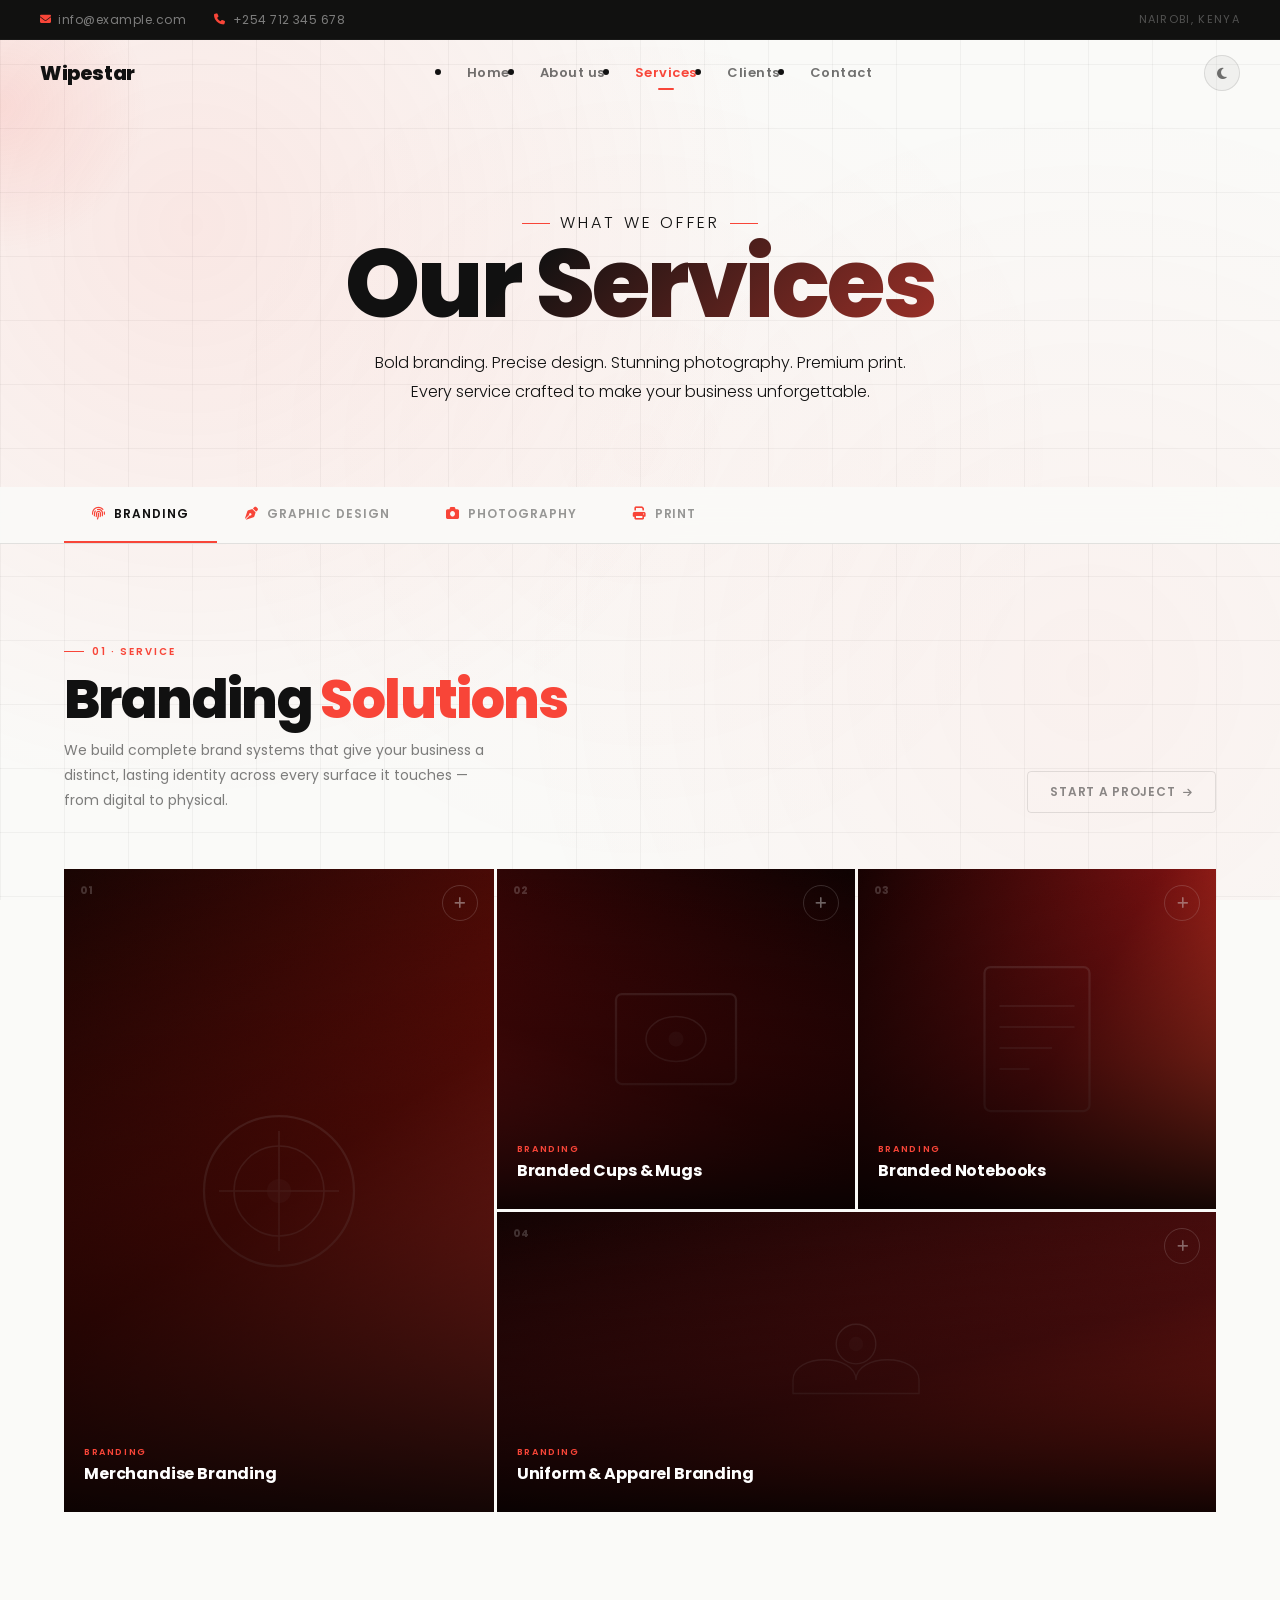
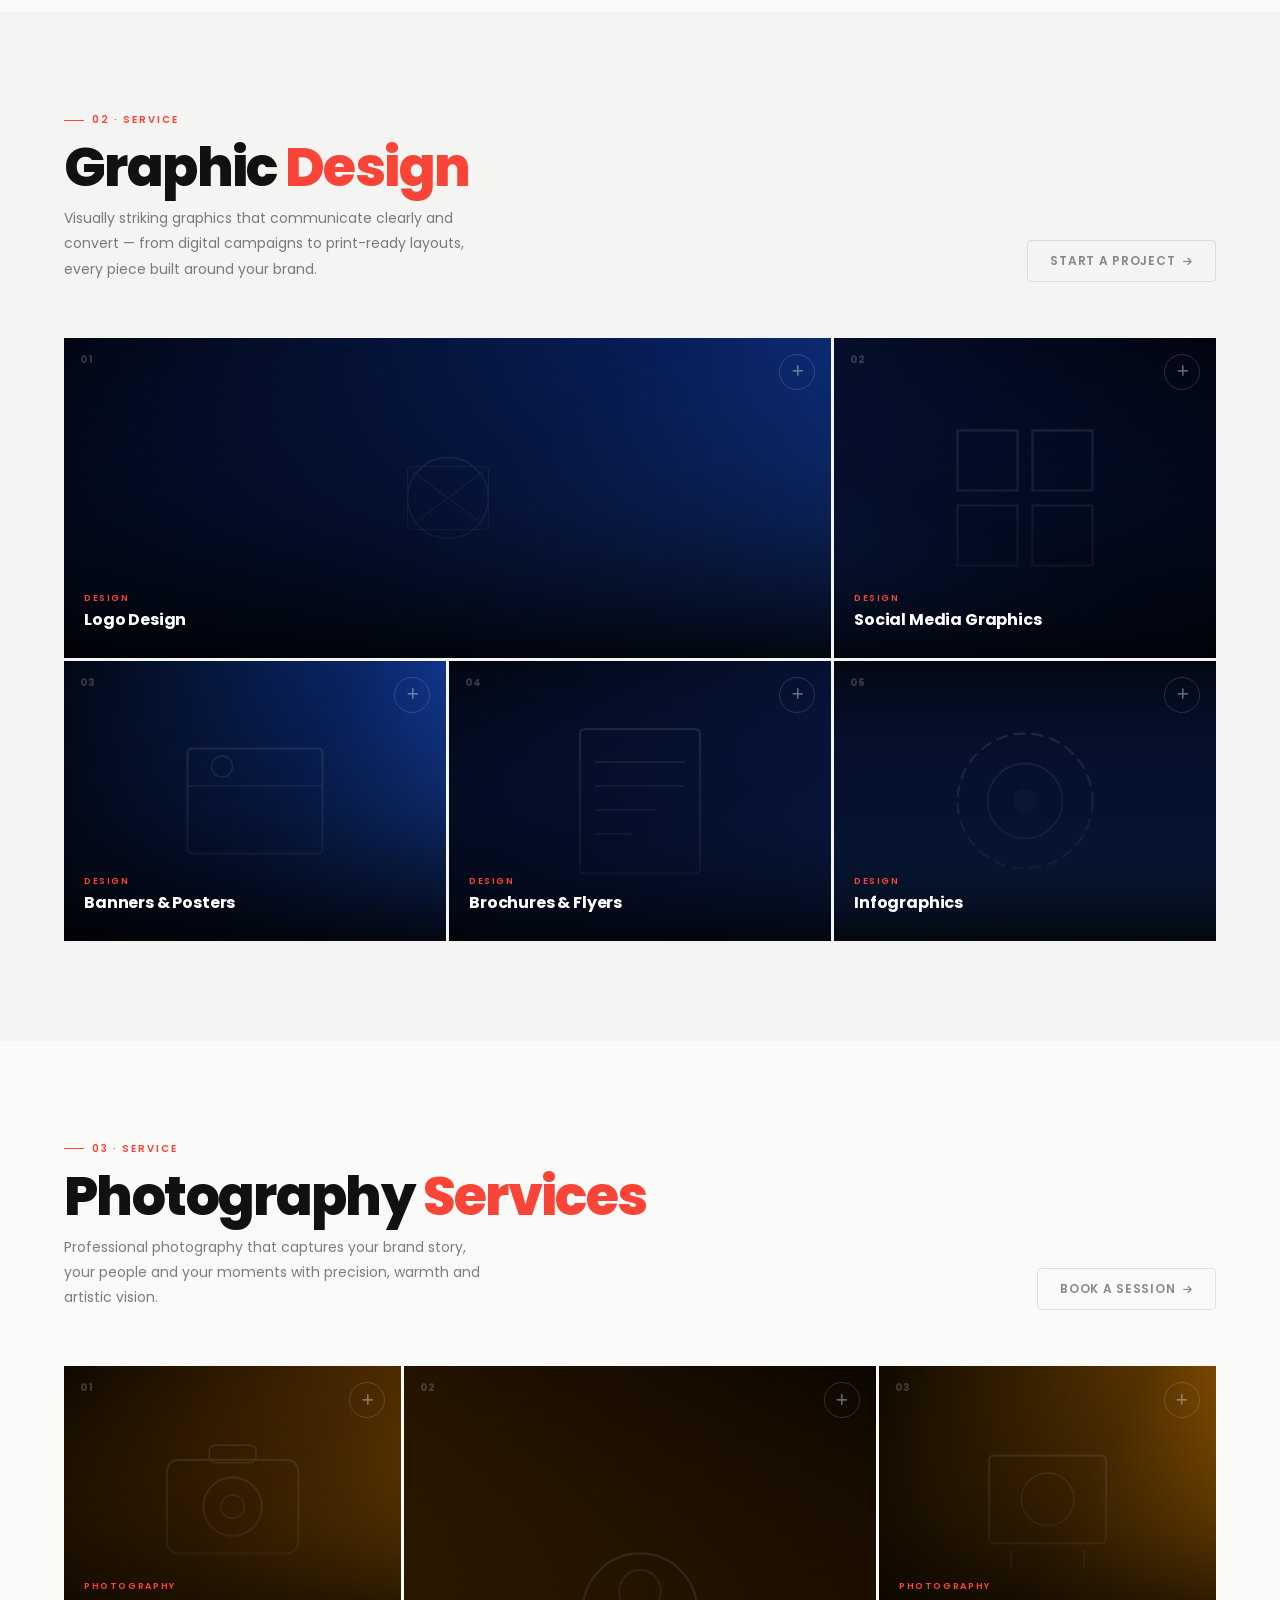
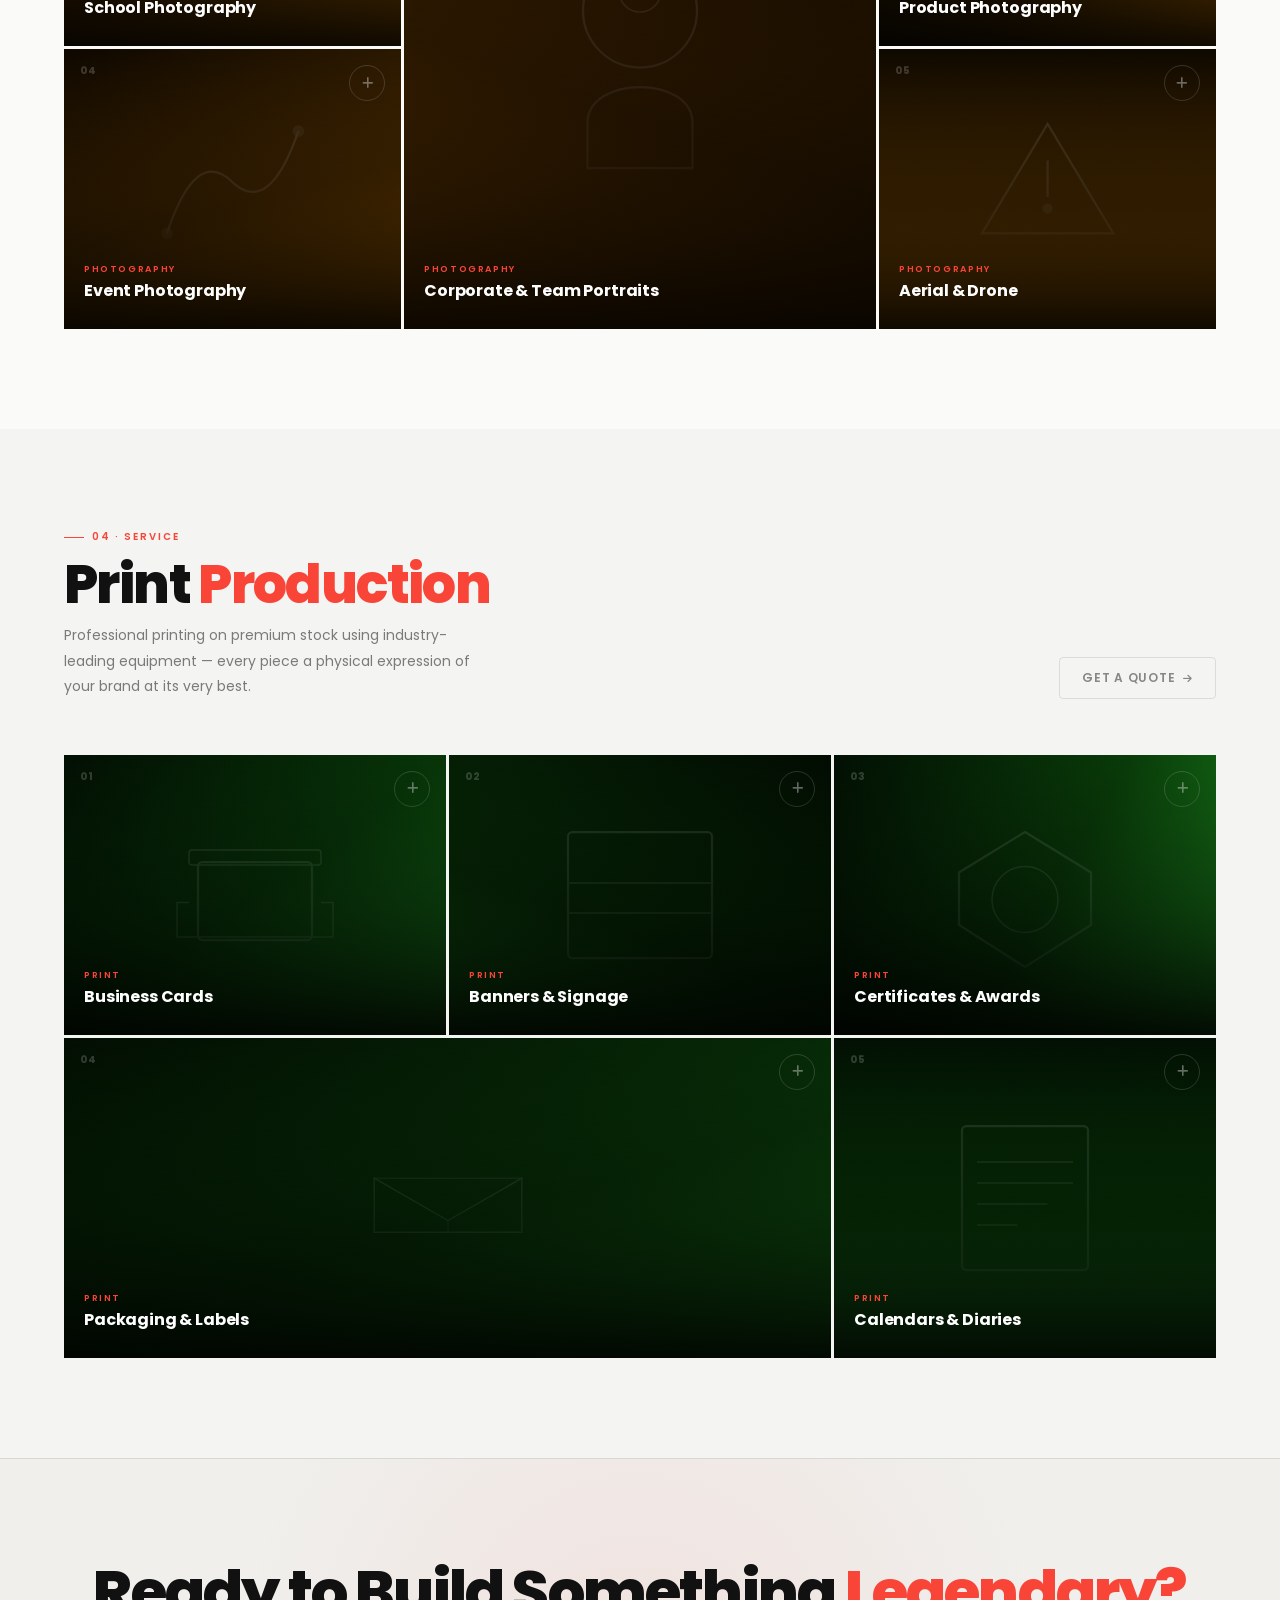
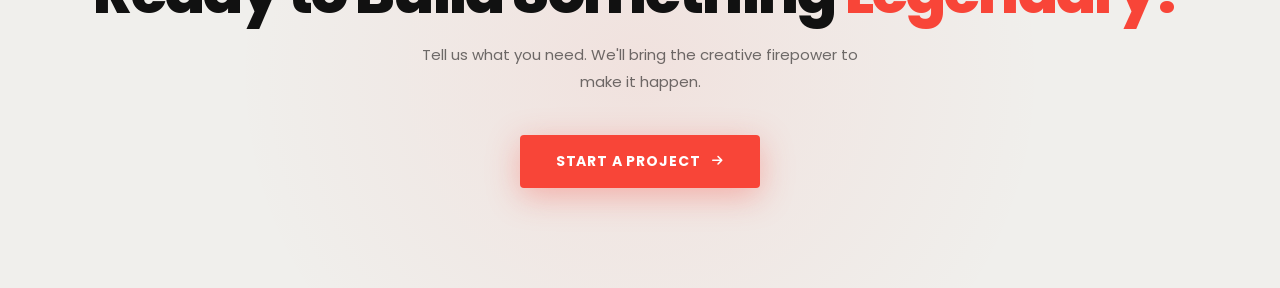
<file: services.html>
<!DOCTYPE html><html lang="en" data-theme="dark"><head><meta charset="UTF-8"><meta name="viewport" content="width=device-width, initial-scale=1.0"><title>Wipestar Limited | Services</title><link href="https://fonts.googleapis.com/css2?family=Poppins:wght@300;400;600;800&display=swap" rel="stylesheet"><link rel="stylesheet" href="https://cdnjs.cloudflare.com/ajax/libs/font-awesome/6.4.0/css/all.min.css" crossorigin="anonymous"/><style>:root{--accent:#f84538;--accent2:#ff7b74;--ease:cubic-bezier(.25,.46,.45,.94);--spring:cubic-bezier(.34,1.56,.64,1);--nav-h:66px;--topbar-h:40px}[data-theme="dark"]{--bg:#000;--bg2:#0a0a0a;--bg-alt:rgba(255,255,255,.018);--text:#fff;--text-2:rgba(255,255,255,.5);--glass:rgba(255,255,255,.05);--border:rgba(255,255,255,.12);--topbar-bg:#070706;--topbar-text:rgba(255,255,255,.35);--nav-bg:rgba(0,0,0,0);--nav-scroll:rgba(0,0,0,.88);--svc-odd:transparent;--svc-even:rgba(255,255,255,.018);--snav-bg:rgba(0,0,0,.85);--snav-text:rgba(255,255,255,.4);--snav-hover:rgba(255,255,255,.8);--snav-active:#fff;--svc-title-color:#fff;--svc-desc-color:rgba(255,255,255,.5);--svc-cta-color:rgba(255,255,255,.5);--hero-opacity:.65;--grid-line:rgba(255,255,255,.025)}[data-theme="light"]{--bg:#fafaf8;--bg2:#f0efec;--bg-alt:rgba(0,0,0,.022);--text:#111;--text-2:rgba(0,0,0,.55);--glass:rgba(0,0,0,.04);--border:rgba(0,0,0,.10);--topbar-bg:#111110;--topbar-text:rgba(255,255,255,.45);--nav-bg:rgba(250,250,248,0);--nav-scroll:rgba(250,250,248,.96);--svc-odd:transparent;--svc-even:rgba(0,0,0,.022);--snav-bg:rgba(250,250,248,.92);--snav-text:rgba(0,0,0,.4);--snav-hover:rgba(0,0,0,.8);--snav-active:#111;--svc-title-color:#111;--svc-desc-color:rgba(0,0,0,.5);--svc-cta-color:rgba(0,0,0,.45);--hero-opacity:.6;--grid-line:rgba(0,0,0,.04)}*,*::before,*::after{box-sizing:border-box;margin:0;padding:0}html{scroll-behavior:smooth}body{font-family:'Poppins',sans-serif;background:var(--bg);color:var(--text);overflow-x:hidden;transition:background .35s,color .35s}a{color:inherit;text-decoration:none}body::before{content:"";position:fixed;inset:0;z-index:0;background:radial-gradient(circle at 15% 25%,rgba(248,69,56,.10),transparent 45%),radial-gradient(circle at 85% 75%,rgba(248,69,56,.05),transparent 45%),radial-gradient(circle at 50% 50%,rgba(255,80,60,.03),transparent 55%);animation:mesh 24s linear infinite alternate;pointer-events:none}@keyframes mesh{0%{transform:scale(1) rotate(0deg)}100%{transform:scale(1.1) rotate(3deg)}}body::after{content:"";position:fixed;inset:0;z-index:0;background-image:linear-gradient(var(--grid-line) 1px,transparent 1px),linear-gradient(90deg,var(--grid-line) 1px,transparent 1px);background-size:64px 64px;pointer-events:none}.top-bar{background:var(--topbar-bg);height:var(--topbar-h);display:flex;align-items:center;position:sticky;top:0;z-index:1000;border-bottom:1px solid rgba(255,255,255,.04)}.top-bar-inner{max-width:1280px;margin:auto;padding:0 40px;display:flex;justify-content:space-between;align-items:center;width:100%}.top-bar-contacts{display:flex;gap:28px}.top-bar-item{display:flex;align-items:center;gap:7px;font-size:12px;letter-spacing:.04em;color:var(--topbar-text);transition:color .2s}.top-bar-item:hover{color:var(--accent)}.top-bar-item i{color:var(--accent);font-size:11px}.top-bar-tagline{font-size:11px;letter-spacing:.12em;text-transform:uppercase;color:var(--topbar-text);opacity:.6}.site-nav{position:sticky;top:var(--topbar-h);left:0;right:0;z-index:900;height:var(--nav-h);background:var(--nav-bg);transition:background .4s var(--ease),box-shadow .4s,backdrop-filter .4s}.site-nav.scrolled{background:var(--nav-scroll);backdrop-filter:blur(20px) saturate(1.4);-webkit-backdrop-filter:blur(20px) saturate(1.4);box-shadow:0 1px 0 var(--border)}.nav-inner{max-width:1280px;margin:auto;height:100%;display:flex;align-items:center;justify-content:space-between;padding:0 40px;position:relative;z-index:2}.nav-brand a{font-size:20px;font-weight:800;letter-spacing:-.02em;color:var(--text);display:flex;align-items:center;gap:8px;transition:color .2s}.nav-brand a:hover{color:var(--accent)}.brand-dot{width:8px;height:8px;border-radius:50%;background:var(--accent);display:inline-block;animation:pulse-dot 2.4s ease-in-out infinite}@keyframes pulse-dot{0%,100%{transform:scale(1);opacity:1}50%{transform:scale(1.6);opacity:.4}}.nav-links{display:flex;align-items:center;gap:2px}.nav-links li a{font-size:13px;font-weight:600;letter-spacing:.04em;color:var(--text-2);padding:7px 14px;border-radius:4px;position:relative;transition:color .2s,background .2s;display:block}.nav-links li a:hover{color:var(--text);background:rgba(248,69,56,.08)}.nav-links li a.active{color:var(--accent)}.nav-links li a.active::after{content:'';position:absolute;bottom:0;left:50%;transform:translateX(-50%);width:16px;height:2px;border-radius:2px;background:var(--accent)}.nav-actions{display:flex;align-items:center;gap:6px}.icon-btn{width:36px;height:36px;border-radius:50%;border:1px solid var(--border);background:var(--glass);display:flex;align-items:center;justify-content:center;cursor:pointer;color:var(--text-2);font-size:13px;transition:border-color .2s,color .2s,transform .2s}.icon-btn:hover{border-color:var(--accent);color:var(--accent);transform:scale(1.08)}.hamburger{display:none;flex-direction:column;justify-content:center;gap:5px;width:36px;height:36px;cursor:pointer;background:none;border:none;padding:4px}.hamburger span{display:block;height:2px;border-radius:2px;background:var(--text);transition:transform .3s,opacity .3s,width .3s}.hamburger span:nth-child(1){width:22px}.hamburger span:nth-child(2){width:15px}.hamburger span:nth-child(3){width:22px}.hamburger.open span:nth-child(1){transform:translateY(7px) rotate(45deg);width:22px}.hamburger.open span:nth-child(2){opacity:0;width:0}.hamburger.open span:nth-child(3){transform:translateY(-7px) rotate(-45deg);width:22px}.mobile-drawer{display:none;position:fixed;top:calc(var(--topbar-h)+var(--nav-h));left:0;right:0;background:var(--nav-scroll);backdrop-filter:blur(24px);-webkit-backdrop-filter:blur(24px);border-bottom:1px solid var(--border);padding:14px 24px 24px;z-index:850;transform:translateY(-10px);opacity:0;transition:transform .35s var(--ease),opacity .35s;pointer-events:none;max-height:calc(100vh - var(--topbar-h) - var(--nav-h));overflow-y:auto}.mobile-drawer.open{transform:none;opacity:1;pointer-events:all}.mobile-drawer a{display:flex;align-items:center;justify-content:space-between;padding:13px 0;border-bottom:1px solid var(--border);font-size:14px;font-weight:600;color:var(--text-2);transition:color .2s,padding-left .25s}.mobile-drawer a::after{content:'→';color:var(--accent);opacity:0;transition:opacity .2s}.mobile-drawer a:hover{color:var(--accent);padding-left:5px}.mobile-drawer a:hover::after{opacity:1}.mobile-drawer a:last-child{border-bottom:none}.drawer-footer{margin-top:14px;display:flex;gap:10px}.drawer-footer .icon-btn{flex:1;border-radius:4px;width:auto;font-size:12px;gap:6px}.spotlight{position:fixed;width:320px;height:320px;pointer-events:none;border-radius:50%;background:radial-gradient(circle,rgba(248,69,56,.12),transparent 65%);transform:translate(-50%,-50%);z-index:1;transition:transform .06s linear}.hero{text-align:center;padding:100px 24px 80px;position:relative;z-index:2}.hero-eyebrow{display:inline-flex;align-items:center;gap:10px;font-size:11px;letter-spacing:.2em;text-transform:uppercase;color:var(--accent);font-weight:600;margin-bottom:24px}.hero-eyebrow::before,.hero-eyebrow::after{content:'';display:block;width:28px;height:1px;background:var(--accent)}.hero h1{font-size:clamp(48px,8vw,96px);font-weight:800;letter-spacing:-.03em;line-height:.95;background:linear-gradient(135deg,var(--text) 40%,var(--accent));-webkit-background-clip:text;-webkit-text-fill-color:transparent;background-clip:text;margin-bottom:20px}.hero p{max-width:540px;margin:0 auto;opacity:var(--hero-opacity);font-size:16px;line-height:1.8;font-weight:300;color:var(--text)}.snav{position:sticky;top:calc(var(--topbar-h)+var(--nav-h));z-index:800;background:var(--snav-bg);backdrop-filter:blur(24px);-webkit-backdrop-filter:blur(24px);border-bottom:1px solid var(--border);padding:0 5%;transition:background .35s}.snav-inner{display:flex;gap:0;overflow-x:auto;scrollbar-width:none;max-width:1200px;margin:auto}.snav-inner::-webkit-scrollbar{display:none}.snav-btn{display:inline-flex;align-items:center;gap:8px;padding:18px 28px;font-family:'Poppins',sans-serif;font-size:12px;font-weight:600;letter-spacing:.08em;text-transform:uppercase;color:var(--snav-text);background:none;border:none;border-bottom:2px solid transparent;cursor:pointer;white-space:nowrap;transition:color .25s,border-color .25s}.snav-btn i{color:var(--accent);font-size:13px}.snav-btn:hover{color:var(--snav-hover)}.snav-btn.active{color:var(--snav-active);border-bottom-color:var(--accent)}.svc-block{padding:100px 5%;position:relative;z-index:2;transition:background .35s}.svc-block:nth-child(odd){background:var(--svc-odd)}.svc-block:nth-child(even){background:var(--svc-even)}.svc-header{max-width:1200px;margin:0 auto 56px;display:flex;align-items:flex-end;justify-content:space-between;gap:32px;flex-wrap:wrap}.svc-label{font-size:10px;letter-spacing:.2em;text-transform:uppercase;color:var(--accent);font-weight:600;display:flex;align-items:center;gap:8px;margin-bottom:12px}.svc-label::before{content:'';display:block;width:20px;height:1px;background:var(--accent)}.svc-title{font-size:clamp(32px,4.5vw,54px);font-weight:800;letter-spacing:-.03em;line-height:1;color:var(--svc-title-color);transition:color .35s}.svc-title em{color:var(--accent);font-style:normal}.svc-desc{font-size:14px;color:var(--svc-desc-color);line-height:1.8;max-width:420px;margin-top:12px;transition:color .35s}.svc-cta-link{display:inline-flex;align-items:center;gap:8px;padding:11px 22px;border:1px solid var(--border);border-radius:4px;font-size:12px;font-weight:600;letter-spacing:.06em;text-transform:uppercase;color:var(--svc-cta-color);flex-shrink:0;align-self:flex-end;transition:border-color .25s,color .25s}.svc-cta-link:hover{border-color:var(--accent);color:var(--accent)}.svc-cta-link i{font-size:10px;transition:transform .25s}.svc-cta-link:hover i{transform:translateX(4px)}.mosaic{max-width:1200px;margin:auto;display:grid;gap:3px}.mosaic-branding{grid-template-columns:1.2fr 1fr 1fr;grid-template-rows:340px 300px}.mosaic-branding .s0{grid-column:1;grid-row:1 / 3}.mosaic-branding .s1{grid-column:2;grid-row:1}.mosaic-branding .s2{grid-column:3;grid-row:1}.mosaic-branding .s3{grid-column:2 / 4;grid-row:2}.mosaic-design{grid-template-columns:1fr 1fr 1fr;grid-template-rows:320px 280px}.mosaic-design .s0{grid-column:1 / 3;grid-row:1}.mosaic-design .s1{grid-column:3;grid-row:1}.mosaic-design .s2{grid-column:1;grid-row:2}.mosaic-design .s3{grid-column:2;grid-row:2}.mosaic-design .s4{grid-column:3;grid-row:2}.mosaic-photo{grid-template-columns:1fr 1.4fr 1fr;grid-template-rows:280px 280px}.mosaic-photo .s0{grid-column:1;grid-row:1}.mosaic-photo .s1{grid-column:2;grid-row:1 / 3}.mosaic-photo .s2{grid-column:3;grid-row:1}.mosaic-photo .s3{grid-column:1;grid-row:2}.mosaic-photo .s4{grid-column:3;grid-row:2}.mosaic-print{grid-template-columns:1fr 1fr 1fr;grid-template-rows:280px 320px}.mosaic-print .s0{grid-column:1;grid-row:1}.mosaic-print .s1{grid-column:2;grid-row:1}.mosaic-print .s2{grid-column:3;grid-row:1}.mosaic-print .s3{grid-column:1 / 3;grid-row:2}.mosaic-print .s4{grid-column:3;grid-row:2}.tile{position:relative;overflow:hidden;cursor:pointer;background:#111}.tile-bg{position:absolute;inset:0;transition:transform .7s var(--ease)}.tile:hover .tile-bg{transform:scale(1.08)}.c-br0{background:linear-gradient(145deg,#1a0402 0%,#6b0d07 50%,#f84538 100%)}.c-br1{background:linear-gradient(200deg,#0e0101 0%,#5a0808 60%,#c42020 100%)}.c-br2{background:linear-gradient(120deg,#180101 0%,#7a1010 55%,#ff4a30 100%)}.c-br3{background:linear-gradient(165deg,#120202 0%,#601010 55%,#e83020 100%)}.c-de0{background:linear-gradient(145deg,#010614 0%,#082060 50%,#1a50cc 100%)}.c-de1{background:linear-gradient(200deg,#010410 0%,#061848 60%,#1240a8 100%)}.c-de2{background:linear-gradient(120deg,#010814 0%,#0a2870 55%,#1c58dd 100%)}.c-de3{background:linear-gradient(165deg,#010612 0%,#091e58 55%,#1848bb 100%)}.c-de4{background:linear-gradient(180deg,#020714 0%,#0c2260 55%,#2060d0 100%)}.c-ph0{background:linear-gradient(145deg,#0f0800 0%,#5a3200 50%,#cc7800 100%)}.c-ph1{background:linear-gradient(200deg,#0c0600 0%,#4a2800 60%,#b06000 100%)}.c-ph2{background:linear-gradient(120deg,#100900 0%,#603800 55%,#d88000 100%)}.c-ph3{background:linear-gradient(165deg,#0e0700 0%,#543000 55%,#c27000 100%)}.c-ph4{background:linear-gradient(180deg,#0f0800 0%,#5c3600 55%,#d07a00 100%)}.c-pr0{background:linear-gradient(145deg,#010f02 0%,#073a08 50%,#1a8a1c 100%)}.c-pr1{background:linear-gradient(200deg,#010c01 0%,#063006 60%,#157015 100%)}.c-pr2{background:linear-gradient(120deg,#011002 0%,#094009 55%,#1e9a20 100%)}.c-pr3{background:linear-gradient(165deg,#010e01 0%,#083808 55%,#188018 100%)}.c-pr4{background:linear-gradient(180deg,#011002 0%,#084208 55%,#1c9020 100%)}.tile-art{position:absolute;inset:0;display:flex;align-items:center;justify-content:center;opacity:.13;pointer-events:none;z-index:1;transition:opacity .5s}.tile:hover .tile-art{opacity:.06}.tile-art svg{width:52%;max-width:180px}.tile::before{content:'';position:absolute;inset:0;z-index:2;background-image:url("data:image/svg+xml,%3Csvg viewBox='0 0 256 256' xmlns='http://www.w3.org/2000/svg'%3E%3Cfilter id='n'%3E%3CfeTurbulence type='fractalNoise' baseFrequency='.9' numOctaves='4' stitchTiles='stitch'/%3E%3C/filter%3E%3Crect width='100%25' height='100%25' filter='url(%23n)' opacity='1'/%3E%3C/svg%3E");opacity:.04;pointer-events:none;mix-blend-mode:overlay}.tile-overlay{position:absolute;inset:0;z-index:3;background:linear-gradient(to top,rgba(0,0,0,.92) 0%,rgba(0,0,0,.5) 45%,rgba(0,0,0,.08) 100%);transition:background .4s}.tile:hover .tile-overlay{background:linear-gradient(to top,rgba(0,0,0,.96) 0%,rgba(0,0,0,.72) 55%,rgba(0,0,0,.2) 100%)}.tile-content{position:absolute;inset:0;z-index:4;display:flex;flex-direction:column;justify-content:flex-end;padding:22px 20px}.tile-icon{position:absolute;top:16px;right:16px;width:36px;height:36px;border-radius:50%;border:1px solid rgba(255,255,255,.18);display:flex;align-items:center;justify-content:center;color:rgba(255,255,255,.45);font-size:13px;transition:background .3s,border-color .3s,color .3s,transform .4s var(--spring)}.tile:hover .tile-icon{background:var(--accent);border-color:var(--accent);color:#fff;transform:rotate(45deg)}.tile-tag{font-size:9px;letter-spacing:.18em;text-transform:uppercase;color:var(--accent);font-weight:600;margin-bottom:5px}.tile-name{font-size:16px;font-weight:700;letter-spacing:-.01em;color:#fff;line-height:1.2;margin-bottom:0}.tile-desc{font-size:12px;color:rgba(255,255,255,.6);line-height:1.6;margin-top:7px;max-height:0;overflow:hidden;opacity:0;transition:max-height .5s var(--ease),opacity .45s,margin-top .4s}.tile:hover .tile-desc{max-height:90px;opacity:1;margin-top:8px}.tile::after{content:'';position:absolute;left:0;bottom:0;top:auto;z-index:5;width:3px;height:0;background:var(--accent);transition:height .5s var(--ease)}.tile:hover::after{height:100%;top:0}.tile-num{position:absolute;top:14px;left:16px;z-index:5;font-size:10px;font-weight:800;letter-spacing:.1em;color:rgba(255,255,255,.18);transition:color .3s}.tile:hover .tile-num{color:rgba(255,255,255,.35)}.cta-wrap{position:relative;z-index:2;padding:100px 5%;text-align:center;background:var(--bg2);border-top:1px solid var(--border);transition:background .35s}.cta-wrap::before{content:'';position:absolute;inset:0;background:radial-gradient(circle at 50% 50%,rgba(248,69,56,.08),transparent 60%);pointer-events:none}.cta-wrap h2{font-size:clamp(32px,5vw,60px);font-weight:800;letter-spacing:-.03em;line-height:1.1;margin-bottom:16px;position:relative;z-index:1;color:var(--text)}.cta-wrap h2 span{color:var(--accent)}.cta-wrap p{font-size:15px;color:var(--text-2);max-width:440px;margin:0 auto 40px;line-height:1.8;position:relative;z-index:1}.cta-btn{display:inline-flex;align-items:center;gap:12px;padding:16px 36px;background:var(--accent);color:#fff;border:none;border-radius:4px;font-family:'Poppins',sans-serif;font-size:14px;font-weight:700;letter-spacing:.06em;text-transform:uppercase;cursor:pointer;box-shadow:0 8px 32px rgba(248,69,56,.35);transition:transform .3s var(--spring),box-shadow .3s;position:relative;z-index:1}.cta-btn:hover{transform:translateY(-4px);box-shadow:0 16px 48px rgba(248,69,56,.5)}.cta-btn i{font-size:12px;transition:transform .3s}.cta-btn:hover i{transform:translateX(5px)}.reveal{opacity:0;transform:translateY(40px);transition:opacity .8s var(--ease),transform .8s var(--ease)}.reveal.left{transform:translateX(-30px)}.reveal.right{transform:translateX(30px)}.reveal.visible{opacity:1 !important;transform:none !important}@media (max-width:1000px){.mosaic-branding,.mosaic-design,.mosaic-photo,.mosaic-print{grid-template-columns:1fr 1fr;grid-template-rows:auto}.mosaic-branding .s0,.mosaic-branding .s1,.mosaic-branding .s2,.mosaic-branding .s3,.mosaic-design .s0,.mosaic-design .s1,.mosaic-design .s2,.mosaic-design .s3,.mosaic-design .s4,.mosaic-photo .s0,.mosaic-photo .s1,.mosaic-photo .s2,.mosaic-photo .s3,.mosaic-photo .s4,.mosaic-print .s0,.mosaic-print .s1,.mosaic-print .s2,.mosaic-print .s3,.mosaic-print .s4{grid-column:auto;grid-row:auto}.tile{min-height:240px}.tile-desc{max-height:80px !important;opacity:1 !important;margin-top:8px !important}}@media (max-width:900px){.nav-links{display:none}.hamburger{display:flex}.mobile-drawer{display:block}.nav-inner{padding:0 20px}.top-bar-inner{padding:0 20px}.top-bar-tagline{display:none}.top-bar-contacts{gap:16px}.svc-block{padding:72px 5%}.svc-cta-link{display:none}}@media (max-width:600px){.mosaic-branding,.mosaic-design,.mosaic-photo,.mosaic-print{grid-template-columns:1fr}.hero{padding:100px 20px 60px}.svc-block{padding:72px 5%}.svc-cta-link{display:none}}</style></head><body><div class="top-bar"><div class="top-bar-inner"><div class="top-bar-contacts"><a class="top-bar-item" href="mailto:info@example.com"><i class="fa fa-envelope"></i> info@example.com</a><a class="top-bar-item" href="tel:+254712345678"><i class="fa fa-phone"></i> +254 712 345 678</a></div><span class="top-bar-tagline">Nairobi, Kenya</span></div></div><nav class="site-nav" id="siteNav"><div class="nav-inner"><div class="nav-brand"><a href="index.html">Wipestar </a></div><ul class="nav-links"><li><a href="index.html">Home</a></li><li><a href="about.html">About us</a></li><li><a href="services.html" class="active">Services</a></li><li><a href="clients.html">Clients</a></li><li><a href="contact.html">Contact</a></li></ul><div class="nav-actions"><button class="icon-btn" id="themeBtn" aria-label="Toggle theme"><i class="fas fa-sun" id="themeIcon"></i></button><button class="hamburger" id="hamburger" aria-label="Open menu"><span></span><span></span><span></span></button></div></div></nav><div class="mobile-drawer" id="mobileDrawer"><a href="index.html">Home</a><a href="about.html">About us</a><a href="services.html">Services</a><a href="clients.html">Clients</a><a href="contact.html">Contact</a><div class="drawer-footer"><button class="icon-btn" id="drawerThemeBtn"><i class="fas fa-sun" id="drawerThemeIcon"></i> Theme </button></div></div><div class="spotlight" id="spotlight"></div><section class="hero"><p class="hero-eyebrow reveal">What We Offer</p><h1 class="reveal">Our Services</h1><p class="reveal">Bold branding. Precise design. Stunning photography. Premium print. Every service crafted to make your business unforgettable.</p></section><nav class="snav"><div class="snav-inner"><button class="snav-btn active" data-target="branding"><i class="fas fa-fingerprint"></i> Branding</button><button class="snav-btn" data-target="design"><i class="fas fa-pen-nib"></i> Graphic Design</button><button class="snav-btn" data-target="photography"><i class="fas fa-camera"></i> Photography</button><button class="snav-btn" data-target="print"><i class="fas fa-print"></i> Print</button></div></nav><section class="svc-block" id="branding"><div class="svc-header reveal"><div><p class="svc-label">01 · Service</p><h2 class="svc-title">Branding <em>Solutions</em></h2><p class="svc-desc">We build complete brand systems that give your business a distinct, lasting identity across every surface it touches — from digital to physical.</p></div><a href="#" class="svc-cta-link">Start a Project <i class="fas fa-arrow-right"></i></a></div><div class="mosaic mosaic-branding reveal"><div class="tile s0"><div class="tile-bg c-br0"></div><div class="tile-art"><svg viewBox="0 0 120 120" fill="none"><circle cx="60" cy="60" r="50" stroke="white" stroke-width="1.5"/><circle cx="60" cy="60" r="30" stroke="white" stroke-width="1"/><path d="M60 20V100M20 60H100" stroke="white" stroke-width="1"/><circle cx="60" cy="60" r="8" fill="white" opacity=".4"/></svg></div><div class="tile-overlay"></div><div class="tile-num">01</div><div class="tile-icon"><i class="fas fa-plus"></i></div><div class="tile-content"><div class="tile-tag">Branding</div><div class="tile-name">Merchandise Branding</div><div class="tile-desc">Complete merchandise identity systems — branded items that carry your visual language into the real world and strengthen customer recall at every touchpoint.</div></div></div><div class="tile s1"><div class="tile-bg c-br1"></div><div class="tile-art"><svg viewBox="0 0 120 120" fill="none"><rect x="20" y="30" width="80" height="60" rx="4" stroke="white" stroke-width="1.5"/><ellipse cx="60" cy="60" rx="20" ry="15" stroke="white" stroke-width="1"/><circle cx="60" cy="60" r="5" fill="white" opacity=".4"/></svg></div><div class="tile-overlay"></div><div class="tile-num">02</div><div class="tile-icon"><i class="fas fa-plus"></i></div><div class="tile-content"><div class="tile-tag">Branding</div><div class="tile-name">Branded Cups &amp; Mugs</div><div class="tile-desc">Turning everyday drinkware into silent brand ambassadors for offices, events and retail.</div></div></div><div class="tile s2"><div class="tile-bg c-br2"></div><div class="tile-art"><svg viewBox="0 0 120 120" fill="none"><rect x="25" y="12" width="70" height="96" rx="4" stroke="white" stroke-width="1.5"/><line x1="35" y1="38" x2="85" y2="38" stroke="white" stroke-width="1"/><line x1="35" y1="52" x2="85" y2="52" stroke="white" stroke-width="1"/><line x1="35" y1="66" x2="70" y2="66" stroke="white" stroke-width="1"/><line x1="35" y1="80" x2="55" y2="80" stroke="white" stroke-width="1"/></svg></div><div class="tile-overlay"></div><div class="tile-num">03</div><div class="tile-icon"><i class="fas fa-plus"></i></div><div class="tile-content"><div class="tile-tag">Branding</div><div class="tile-name">Branded Notebooks</div><div class="tile-desc">Custom cover design, spine branding and interior layout — perfect for corporate gifting and premium giveaways.</div></div></div><div class="tile s3"><div class="tile-bg c-br3"></div><div class="tile-art"><svg viewBox="0 0 200 100" fill="none"><path d="M30 70 C30 40, 100 40, 100 70 C100 40, 170 40, 170 70 L170 85 L30 85 Z" stroke="white" stroke-width="1.5" fill="none"/><circle cx="100" cy="30" r="22" stroke="white" stroke-width="1.5"/><circle cx="100" cy="30" r="8" fill="white" opacity=".3"/></svg></div><div class="tile-overlay"></div><div class="tile-num">04</div><div class="tile-icon"><i class="fas fa-plus"></i></div><div class="tile-content"><div class="tile-tag">Branding</div><div class="tile-name">Uniform &amp; Apparel Branding</div><div class="tile-desc">Staff uniforms, T-shirts and branded apparel designed to present your team professionally and consistently in every setting. Embroidery, screen printing and vinyl application available.</div></div></div></div></section><section class="svc-block" id="design"><div class="svc-header reveal"><div><p class="svc-label">02 · Service</p><h2 class="svc-title">Graphic <em>Design</em></h2><p class="svc-desc">Visually striking graphics that communicate clearly and convert — from digital campaigns to print-ready layouts, every piece built around your brand.</p></div><a href="#" class="svc-cta-link">Start a Project <i class="fas fa-arrow-right"></i></a></div><div class="mosaic mosaic-design reveal"><div class="tile s0"><div class="tile-bg c-de0"></div><div class="tile-art"><svg viewBox="0 0 200 120" fill="none"><circle cx="100" cy="60" r="45" stroke="white" stroke-width="1.5"/><path d="M60 30 L140 90 M140 30 L60 90" stroke="white" stroke-width="1"/><rect x="55" y="25" width="90" height="70" rx="4" stroke="white" stroke-width=".8"/></svg></div><div class="tile-overlay"></div><div class="tile-num">01</div><div class="tile-icon"><i class="fas fa-plus"></i></div><div class="tile-content"><div class="tile-tag">Design</div><div class="tile-name">Logo Design</div><div class="tile-desc">Distinctive, scalable logo marks crafted to represent your brand with clarity and character across all sizes and surfaces — from business cards to billboards.</div></div></div><div class="tile s1"><div class="tile-bg c-de1"></div><div class="tile-art"><svg viewBox="0 0 120 120" fill="none"><rect x="15" y="15" width="40" height="40" stroke="white" stroke-width="1.5"/><rect x="65" y="15" width="40" height="40" stroke="white" stroke-width="1.5"/><rect x="15" y="65" width="40" height="40" stroke="white" stroke-width="1.5"/><rect x="65" y="65" width="40" height="40" stroke="white" stroke-width="1.5"/></svg></div><div class="tile-overlay"></div><div class="tile-num">02</div><div class="tile-icon"><i class="fas fa-plus"></i></div><div class="tile-content"><div class="tile-tag">Design</div><div class="tile-name">Social Media Graphics</div><div class="tile-desc">Scroll-stopping posts, story templates and campaign visuals built for engagement and brand consistency.</div></div></div><div class="tile s2"><div class="tile-bg c-de2"></div><div class="tile-art"><svg viewBox="0 0 120 120" fill="none"><rect x="15" y="25" width="90" height="70" rx="3" stroke="white" stroke-width="1.5"/><line x1="15" y1="50" x2="105" y2="50" stroke="white" stroke-width="1"/><circle cx="38" cy="37" r="7" stroke="white" stroke-width="1"/></svg></div><div class="tile-overlay"></div><div class="tile-num">03</div><div class="tile-icon"><i class="fas fa-plus"></i></div><div class="tile-content"><div class="tile-tag">Design</div><div class="tile-name">Banners &amp; Posters</div><div class="tile-desc">High-impact designs for digital and print — communicating clearly within seconds.</div></div></div><div class="tile s3"><div class="tile-bg c-de3"></div><div class="tile-art"><svg viewBox="0 0 120 120" fill="none"><rect x="20" y="12" width="80" height="96" rx="3" stroke="white" stroke-width="1.5"/><line x1="30" y1="34" x2="90" y2="34" stroke="white" stroke-width="1"/><line x1="30" y1="50" x2="90" y2="50" stroke="white" stroke-width="1"/><line x1="30" y1="66" x2="70" y2="66" stroke="white" stroke-width="1"/><line x1="30" y1="82" x2="55" y2="82" stroke="white" stroke-width="1"/></svg></div><div class="tile-overlay"></div><div class="tile-num">04</div><div class="tile-icon"><i class="fas fa-plus"></i></div><div class="tile-content"><div class="tile-tag">Design</div><div class="tile-name">Brochures &amp; Flyers</div><div class="tile-desc">Print-ready layouts designed to inform, persuade and leave lasting impressions.</div></div></div><div class="tile s4"><div class="tile-bg c-de4"></div><div class="tile-art"><svg viewBox="0 0 120 120" fill="none"><circle cx="60" cy="60" r="45" stroke="white" stroke-width="1.5" stroke-dasharray="8 4"/><circle cx="60" cy="60" r="25" stroke="white" stroke-width="1"/><circle cx="60" cy="60" r="8" fill="white" opacity=".3"/></svg></div><div class="tile-overlay"></div><div class="tile-num">05</div><div class="tile-icon"><i class="fas fa-plus"></i></div><div class="tile-content"><div class="tile-tag">Design</div><div class="tile-name">Infographics</div><div class="tile-desc">Complex information made beautiful, shareable and easy to understand.</div></div></div></div></section><section class="svc-block" id="photography"><div class="svc-header reveal"><div><p class="svc-label">03 · Service</p><h2 class="svc-title">Photography <em>Services</em></h2><p class="svc-desc">Professional photography that captures your brand story, your people and your moments with precision, warmth and artistic vision.</p></div><a href="#" class="svc-cta-link">Book a Session <i class="fas fa-arrow-right"></i></a></div><div class="mosaic mosaic-photo reveal"><div class="tile s0"><div class="tile-bg c-ph0"></div><div class="tile-art"><svg viewBox="0 0 120 120" fill="none"><rect x="15" y="28" width="90" height="64" rx="8" stroke="white" stroke-width="1.5"/><circle cx="60" cy="60" r="20" stroke="white" stroke-width="1.5"/><circle cx="60" cy="60" r="8" stroke="white" stroke-width="1"/><rect x="44" y="18" width="32" height="12" rx="4" stroke="white" stroke-width="1"/></svg></div><div class="tile-overlay"></div><div class="tile-num">01</div><div class="tile-icon"><i class="fas fa-plus"></i></div><div class="tile-content"><div class="tile-tag">Photography</div><div class="tile-name">School Photography</div><div class="tile-desc">Class photos, individual portraits, events and graduation — preserving memories with care.</div></div></div><div class="tile s1"><div class="tile-bg c-ph1"></div><div class="tile-art"><svg viewBox="0 0 120 200" fill="none"><circle cx="60" cy="75" r="38" stroke="white" stroke-width="1.5"/><path d="M25 150 C25 118 95 118 95 150 L95 180 L25 180 Z" stroke="white" stroke-width="1.5" fill="none"/><circle cx="60" cy="62" r="14" stroke="white" stroke-width="1"/></svg></div><div class="tile-overlay"></div><div class="tile-num">02</div><div class="tile-icon"><i class="fas fa-plus"></i></div><div class="tile-content"><div class="tile-tag">Photography</div><div class="tile-name">Corporate &amp; Team Portraits</div><div class="tile-desc">Polished headshots and team photography for websites, profiles and publications — projecting confidence and credibility for your organisation.</div></div></div><div class="tile s2"><div class="tile-bg c-ph2"></div><div class="tile-art"><svg viewBox="0 0 120 120" fill="none"><rect x="20" y="25" width="80" height="60" rx="3" stroke="white" stroke-width="1.5"/><circle cx="60" cy="55" r="18" stroke="white" stroke-width="1"/><path d="M35 90 L35 102 M85 90 L85 102" stroke="white" stroke-width="1.5"/></svg></div><div class="tile-overlay"></div><div class="tile-num">03</div><div class="tile-icon"><i class="fas fa-plus"></i></div><div class="tile-content"><div class="tile-tag">Photography</div><div class="tile-name">Product Photography</div><div class="tile-desc">Studio-quality shots built for e-commerce, catalogues and campaigns.</div></div></div><div class="tile s3"><div class="tile-bg c-ph3"></div><div class="tile-art"><svg viewBox="0 0 120 120" fill="none"><path d="M15 90 Q35 30 60 55 Q85 78 105 20" stroke="white" stroke-width="1.5" fill="none"/><circle cx="15" cy="90" r="4" fill="white" opacity=".5"/><circle cx="105" cy="20" r="4" fill="white" opacity=".5"/></svg></div><div class="tile-overlay"></div><div class="tile-num">04</div><div class="tile-icon"><i class="fas fa-plus"></i></div><div class="tile-content"><div class="tile-tag">Photography</div><div class="tile-name">Event Photography</div><div class="tile-desc">Capturing key moments at conferences, launches and celebrations with fast turnaround.</div></div></div><div class="tile s4"><div class="tile-bg c-ph4"></div><div class="tile-art"><svg viewBox="0 0 120 120" fill="none"><polygon points="60,15 105,90 15,90" stroke="white" stroke-width="1.5" fill="none"/><line x1="60" y1="40" x2="60" y2="65" stroke="white" stroke-width="1.5"/><circle cx="60" cy="73" r="3.5" fill="white" opacity=".6"/></svg></div><div class="tile-overlay"></div><div class="tile-num">05</div><div class="tile-icon"><i class="fas fa-plus"></i></div><div class="tile-content"><div class="tile-tag">Photography</div><div class="tile-name">Aerial &amp; Drone</div><div class="tile-desc">Dramatic overhead perspectives for properties, events and landscapes.</div></div></div></div></section><section class="svc-block" id="print"><div class="svc-header reveal"><div><p class="svc-label">04 · Service</p><h2 class="svc-title">Print <em>Production</em></h2><p class="svc-desc">Professional printing on premium stock using industry-leading equipment — every piece a physical expression of your brand at its very best.</p></div><a href="#" class="svc-cta-link">Get a Quote <i class="fas fa-arrow-right"></i></a></div><div class="mosaic mosaic-print reveal"><div class="tile s0"><div class="tile-bg c-pr0"></div><div class="tile-art"><svg viewBox="0 0 120 120" fill="none"><rect x="22" y="38" width="76" height="52" rx="3" stroke="white" stroke-width="1.5"/><rect x="16" y="30" width="88" height="10" rx="2" stroke="white" stroke-width="1"/><path d="M16 65 L8 65 L8 88 L112 88 L112 65 L104 65" stroke="white" stroke-width="1"/></svg></div><div class="tile-overlay"></div><div class="tile-num">01</div><div class="tile-icon"><i class="fas fa-plus"></i></div><div class="tile-content"><div class="tile-tag">Print</div><div class="tile-name">Business Cards</div><div class="tile-desc">Premium cards in standard, folded and die-cut formats — leaving a memorable first impression every time.</div></div></div><div class="tile s1"><div class="tile-bg c-pr1"></div><div class="tile-art"><svg viewBox="0 0 120 120" fill="none"><rect x="12" y="18" width="96" height="84" rx="3" stroke="white" stroke-width="1.5"/><line x1="12" y1="52" x2="108" y2="52" stroke="white" stroke-width="1"/><line x1="12" y1="72" x2="108" y2="72" stroke="white" stroke-width="1"/></svg></div><div class="tile-overlay"></div><div class="tile-num">02</div><div class="tile-icon"><i class="fas fa-plus"></i></div><div class="tile-content"><div class="tile-tag">Print</div><div class="tile-name">Banners &amp; Signage</div><div class="tile-desc">Large-format pull-ups, outdoor signage and vinyl prints engineered for visibility and durability.</div></div></div><div class="tile s2"><div class="tile-bg c-pr2"></div><div class="tile-art"><svg viewBox="0 0 120 120" fill="none"><polygon points="60,18 104,45 104,80 60,108 16,80 16,45" stroke="white" stroke-width="1.5" fill="none"/><circle cx="60" cy="63" r="22" stroke="white" stroke-width="1"/></svg></div><div class="tile-overlay"></div><div class="tile-num">03</div><div class="tile-icon"><i class="fas fa-plus"></i></div><div class="tile-content"><div class="tile-tag">Print</div><div class="tile-name">Certificates &amp; Awards</div><div class="tile-desc">Elegant designs on premium stock for schools, corporates and recognition events.</div></div></div><div class="tile s3"><div class="tile-bg c-pr3"></div><div class="tile-art"><svg viewBox="0 0 200 100" fill="none"><path d="M18 28 L100 75 L182 28 L182 88 L18 88 Z" stroke="white" stroke-width="1.5" fill="none"/><line x1="18" y1="28" x2="182" y2="28" stroke="white" stroke-width="1"/><line x1="100" y1="75" x2="100" y2="88" stroke="white" stroke-width="1"/></svg></div><div class="tile-overlay"></div><div class="tile-num">04</div><div class="tile-icon"><i class="fas fa-plus"></i></div><div class="tile-content"><div class="tile-tag">Print</div><div class="tile-name">Packaging &amp; Labels</div><div class="tile-desc">Custom product packaging, sticker labels and box printing that elevate the unboxing experience and communicate quality from the very first touch.</div></div></div><div class="tile s4"><div class="tile-bg c-pr4"></div><div class="tile-art"><svg viewBox="0 0 120 120" fill="none"><rect x="18" y="12" width="84" height="96" rx="3" stroke="white" stroke-width="1.5"/><line x1="28" y1="36" x2="92" y2="36" stroke="white" stroke-width="1"/><line x1="28" y1="50" x2="92" y2="50" stroke="white" stroke-width="1"/><line x1="28" y1="64" x2="75" y2="64" stroke="white" stroke-width="1"/><line x1="28" y1="78" x2="55" y2="78" stroke="white" stroke-width="1"/></svg></div><div class="tile-overlay"></div><div class="tile-num">05</div><div class="tile-icon"><i class="fas fa-plus"></i></div><div class="tile-content"><div class="tile-tag">Print</div><div class="tile-name">Calendars &amp; Diaries</div><div class="tile-desc">Branded calendars and diaries that keep your name visible every day of the year.</div></div></div></div></section><section class="cta-wrap"><h2 class="reveal">Ready to Build Something <span>Legendary?</span></h2><p class="reveal">Tell us what you need. We'll bring the creative firepower to make it happen.</p><a href="#" class="cta-btn reveal">Start a Project <i class="fas fa-arrow-right"></i></a></section><script>(function(){var _0x1a2b="Y29uc3Qgc3BvdCA9IGRvY3VtZW50LmdldEVsZW1lbnRCeUlkKCdzcG90bGln"+"aHQnKTt3aW5kb3cuYWRkRXZlbnRMaXN0ZW5lcignbW91c2Vtb3ZlJywgZSA9"+"PiB7c3BvdC5zdHlsZS5sZWZ0ID0gZS5jbGllbnRYICsgJ3B4JztzcG90LnN0"+"eWxlLnRvcCA9IGUuY2xpZW50WSArICdweCc7fSwgeyBwYXNzaXZlOiB0cnVl"+"IH0pO2NvbnN0IGh0bWwgPSBkb2N1bWVudC5kb2N1bWVudEVsZW1lbnQ7ZnVu"+"Y3Rpb24gYXBwbHlUaGVtZSh0KSB7aHRtbC5kYXRhc2V0LnRoZW1lID0gdDts"+"b2NhbFN0b3JhZ2Uuc2V0SXRlbSgnd3MtdGhlbWUnLCB0KTtjb25zdCBkYXJr"+"ID0gdCA9PT0gJ2RhcmsnO2RvY3VtZW50LmdldEVsZW1lbnRCeUlkKCd0aGVt"+"ZUljb24nKS5jbGFzc05hbWUgPSBkYXJrID8gJ2ZhcyBmYS1zdW4nIDogJ2Zh"+"cyBmYS1tb29uJztkb2N1bWVudC5nZXRFbGVtZW50QnlJZCgnZHJhd2VyVGhl"+"bWVJY29uJykuY2xhc3NOYW1lID0gZGFyayA/ICdmYXMgZmEtc3VuJyA6ICdm"+"YXMgZmEtbW9vbic7fWFwcGx5VGhlbWUobG9jYWxTdG9yYWdlLmdldEl0ZW0o"+"J3dzLXRoZW1lJykgfHwgJ2RhcmsnKTtkb2N1bWVudC5nZXRFbGVtZW50QnlJ"+"ZCgndGhlbWVCdG4nKS5hZGRFdmVudExpc3RlbmVyKCdjbGljaycsICgpID0+"+"YXBwbHlUaGVtZShodG1sLmRhdGFzZXQudGhlbWUgPT09ICdkYXJrJyA/ICds"+"aWdodCcgOiAnZGFyaycpKTtkb2N1bWVudC5nZXRFbGVtZW50QnlJZCgnZHJh"+"d2VyVGhlbWVCdG4nKS5hZGRFdmVudExpc3RlbmVyKCdjbGljaycsICgpID0+"+"YXBwbHlUaGVtZShodG1sLmRhdGFzZXQudGhlbWUgPT09ICdkYXJrJyA/ICds"+"aWdodCcgOiAnZGFyaycpKTtjb25zdCBzaXRlTmF2ID0gZG9jdW1lbnQuZ2V0"+"RWxlbWVudEJ5SWQoJ3NpdGVOYXYnKTt3aW5kb3cuYWRkRXZlbnRMaXN0ZW5l"+"cignc2Nyb2xsJywgKCkgPT4ge3NpdGVOYXYuY2xhc3NMaXN0LnRvZ2dsZSgn"+"c2Nyb2xsZWQnLCB3aW5kb3cuc2Nyb2xsWSA+IDEwKTt9LCB7IHBhc3NpdmU6"+"IHRydWUgfSk7Y29uc3QgaGFtYnVyZ2VyID0gZG9jdW1lbnQuZ2V0RWxlbWVu"+"dEJ5SWQoJ2hhbWJ1cmdlcicpO2NvbnN0IG1vYmlsZURyYXdlciA9IGRvY3Vt"+"ZW50LmdldEVsZW1lbnRCeUlkKCdtb2JpbGVEcmF3ZXInKTtoYW1idXJnZXIu"+"YWRkRXZlbnRMaXN0ZW5lcignY2xpY2snLCAoKSA9PiB7Y29uc3Qgb3BlbiA9"+"IGhhbWJ1cmdlci5jbGFzc0xpc3QudG9nZ2xlKCdvcGVuJyk7bW9iaWxlRHJh"+"d2VyLmNsYXNzTGlzdC50b2dnbGUoJ29wZW4nLCBvcGVuKTt9KTtkb2N1bWVu"+"dC5hZGRFdmVudExpc3RlbmVyKCdjbGljaycsIGUgPT4ge2lmICghc2l0ZU5h"+"di5jb250YWlucyhlLnRhcmdldCkgJiYgIW1vYmlsZURyYXdlci5jb250YWlu"+"cyhlLnRhcmdldCkpIHtoYW1idXJnZXIuY2xhc3NMaXN0LnJlbW92ZSgnb3Bl"+"bicpO21vYmlsZURyYXdlci5jbGFzc0xpc3QucmVtb3ZlKCdvcGVuJyk7fX0p"+"O2NvbnN0IHNuYXZCdG5zID0gZG9jdW1lbnQucXVlcnlTZWxlY3RvckFsbCgn"+"LnNuYXYtYnRuJyk7Y29uc3Qgc2VjdGlvbnMgPSB7YnJhbmRpbmc6IGRvY3Vt"+"ZW50LmdldEVsZW1lbnRCeUlkKCdicmFuZGluZycpLGRlc2lnbjogZG9jdW1l"+"bnQuZ2V0RWxlbWVudEJ5SWQoJ2Rlc2lnbicpLHBob3RvZ3JhcGh5OiBkb2N1"+"bWVudC5nZXRFbGVtZW50QnlJZCgncGhvdG9ncmFwaHknKSxwcmludDogZG9j"+"dW1lbnQuZ2V0RWxlbWVudEJ5SWQoJ3ByaW50Jyl9O3NuYXZCdG5zLmZvckVh"+"Y2goYnRuID0+IHtidG4uYWRkRXZlbnRMaXN0ZW5lcignY2xpY2snLCAoKSA9"+"PiB7Y29uc3QgZWwgPSBzZWN0aW9uc1tidG4uZGF0YXNldC50YXJnZXRdO2lm"+"ICghZWwpIHJldHVybjtjb25zdCBzbmF2SCA9IGRvY3VtZW50LnF1ZXJ5U2Vs"+"ZWN0b3IoJy5zbmF2Jykub2Zmc2V0SGVpZ2h0O2NvbnN0IG5hdkggPSBzaXRl"+"TmF2Lm9mZnNldEhlaWdodDt3aW5kb3cuc2Nyb2xsVG8oeyB0b3A6IGVsLm9m"+"ZnNldFRvcCAtIHNuYXZIIC0gbmF2SCAtIDIsIGJlaGF2aW9yOiAnc21vb3Ro"+"JyB9KTt9KTt9KTtjb25zdCBzZWNFbHMgPSBPYmplY3QudmFsdWVzKHNlY3Rp"+"b25zKS5maWx0ZXIoQm9vbGVhbik7Y29uc3Qgc25hdk9icyA9IG5ldyBJbnRl"+"cnNlY3Rpb25PYnNlcnZlcihlbnRyaWVzID0+IHtlbnRyaWVzLmZvckVhY2go"+"ZSA9PiB7aWYgKGUuaXNJbnRlcnNlY3RpbmcpIHtzbmF2QnRucy5mb3JFYWNo"+"KGIgPT4gYi5jbGFzc0xpc3QudG9nZ2xlKCdhY3RpdmUnLCBiLmRhdGFzZXQu"+"dGFyZ2V0ID09PSBlLnRhcmdldC5pZCkpO319KTt9LCB7IHRocmVzaG9sZDog"+"MC4zIH0pO3NlY0Vscy5mb3JFYWNoKHMgPT4gc25hdk9icy5vYnNlcnZlKHMp"+"KTtjb25zdCByZXZPYnMgPSBuZXcgSW50ZXJzZWN0aW9uT2JzZXJ2ZXIoZW50"+"cmllcyA9PiB7ZW50cmllcy5mb3JFYWNoKGUgPT4ge2lmIChlLmlzSW50ZXJz"+"ZWN0aW5nKSB7c2V0VGltZW91dCgoKSA9PiBlLnRhcmdldC5jbGFzc0xpc3Qu"+"YWRkKCd2aXNpYmxlJyksIDYwKTtyZXZPYnMudW5vYnNlcnZlKGUudGFyZ2V0"+"KTt9fSk7fSwgeyB0aHJlc2hvbGQ6IDAuMDggfSk7ZG9jdW1lbnQucXVlcnlT"+"ZWxlY3RvckFsbCgnLnJldmVhbCcpLmZvckVhY2goKGVsLCBpKSA9PiB7ZWwu"+"c3R5bGUudHJhbnNpdGlvbkRlbGF5ID0gKGkgJSA0KSAqIDAuMDkgKyAncyc7"+"cmV2T2JzLm9ic2VydmUoZWwpO30pO2RvY3VtZW50LnF1ZXJ5U2VsZWN0b3JB"+"bGwoJy50aWxlJykuZm9yRWFjaCh0aWxlID0+IHt0aWxlLmFkZEV2ZW50TGlz"+"dGVuZXIoJ21vdXNlbW92ZScsIGUgPT4ge2NvbnN0IHIgPSB0aWxlLmdldEJv"+"dW5kaW5nQ2xpZW50UmVjdCgpO2NvbnN0IHggPSAoZS5jbGllbnRYIC0gci5s"+"ZWZ0IC0gci53aWR0aCAvIDIpICogMC4wMzU7Y29uc3QgeSA9IChlLmNsaWVu"+"dFkgLSByLnRvcCAtIHIuaGVpZ2h0IC8gMikgKiAwLjAzNTt0aWxlLnN0eWxl"+"LnRyYW5zZm9ybSA9IGBwZXJzcGVjdGl2ZSg3MDBweCkgcm90YXRlWSgke3h9"+"ZGVnKSByb3RhdGVYKCR7LXl9ZGVnKWA7fSk7dGlsZS5hZGRFdmVudExpc3Rl"+"bmVyKCdtb3VzZWxlYXZlJywgKCkgPT4ge3RpbGUuc3R5bGUudHJhbnNmb3Jt"+"ID0gJ3BlcnNwZWN0aXZlKDcwMHB4KSByb3RhdGVZKDBkZWcpIHJvdGF0ZVgo"+"MGRlZyknO3RpbGUuc3R5bGUudHJhbnNpdGlvbiA9ICd0cmFuc2Zvcm0gLjVz"+"IGN1YmljLWJlemllciguMjUsLjQ2LC40NSwuOTQpJzt9KTt0aWxlLmFkZEV2"+"ZW50TGlzdGVuZXIoJ21vdXNlZW50ZXInLCAoKSA9PiB7dGlsZS5zdHlsZS50"+"cmFuc2l0aW9uID0gJ3RyYW5zZm9ybSAuMXMgbGluZWFyJzt9KTt9KTs=";var _0x3c4d=atob(_0x1a2b);eval(_0x3c4d);})();</script></body></html>
</file>
